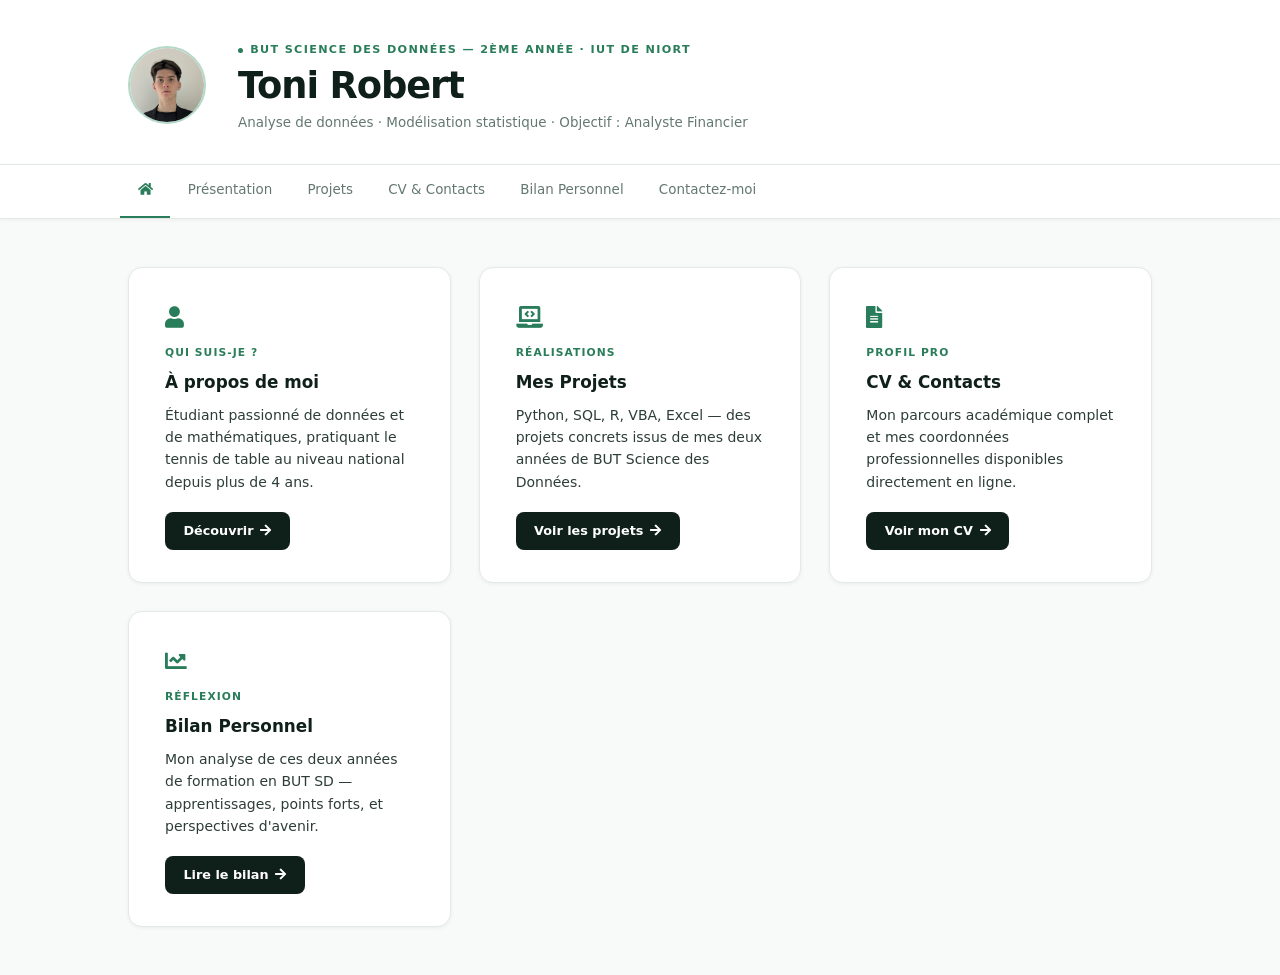
<file: index.html>
<!DOCTYPE html>
<html lang="fr">
<head>
  <meta charset="UTF-8">
  <meta name="viewport" content="width=device-width, initial-scale=1.0">
  <title>Toni Robert — Portfolio BUT SD</title>
  <link rel="stylesheet" href="style.css">
  <link href="https://cdnjs.cloudflare.com/ajax/libs/font-awesome/5.15.4/css/all.min.css" rel="stylesheet">
</head>
<body>

<header class="site-header">
  <div class="header-inner">
    <img src="PXL_20250316_103242099_MP.jpg" alt="Toni Robert" class="profile-pic">
    <div class="header-copy">
      <div class="header-eyebrow">BUT Science des Données — 2ème Année · IUT de Niort</div>
      <h1 class="header-name">Toni Robert</h1>
      <p class="header-sub">Analyse de données · Modélisation statistique · Objectif : Analyste Financier</p>
    </div>
  </div>
</header>

<nav class="site-nav">
  <div class="nav-inner">
    <a href="index.html" class="active"><i class="fas fa-home"></i></a>
    <a href="presentation.html">Présentation</a>
    <a href="projets.html">Projets</a>
    <a href="cv.html">CV &amp; Contacts</a>
    <a href="bilan.html">Bilan Personnel</a>
    <a href="contact.html">Contactez-moi</a>
  </div>
</nav>

<main class="wrap">
  <div class="g-auto">
    <div class="home-card">
      <div class="home-ico"><i class="fas fa-user"></i></div>
      <div class="home-label">Qui suis-je ?</div>
      <h2>À propos de moi</h2>
      <p>Étudiant passionné de données et de mathématiques, pratiquant le tennis de table au niveau national depuis plus de 4 ans.</p>
      <a href="presentation.html" class="btn" style="margin-top:.75rem; align-self:flex-start;">Découvrir <i class="fas fa-arrow-right"></i></a>
    </div>

    <div class="home-card">
      <div class="home-ico"><i class="fas fa-laptop-code"></i></div>
      <div class="home-label">Réalisations</div>
      <h2>Mes Projets</h2>
      <p>Python, SQL, R, VBA, Excel — des projets concrets issus de mes deux années de BUT Science des Données.</p>
      <a href="projets.html" class="btn" style="margin-top:.75rem; align-self:flex-start;">Voir les projets <i class="fas fa-arrow-right"></i></a>
    </div>

    <div class="home-card">
      <div class="home-ico"><i class="fas fa-file-alt"></i></div>
      <div class="home-label">Profil pro</div>
      <h2>CV &amp; Contacts</h2>
      <p>Mon parcours académique complet et mes coordonnées professionnelles disponibles directement en ligne.</p>
      <a href="cv.html" class="btn" style="margin-top:.75rem; align-self:flex-start;">Voir mon CV <i class="fas fa-arrow-right"></i></a>
    </div>

    <div class="home-card">
      <div class="home-ico"><i class="fas fa-chart-line"></i></div>
      <div class="home-label">Réflexion</div>
      <h2>Bilan Personnel</h2>
      <p>Mon analyse de ces deux années de formation en BUT SD — apprentissages, points forts, et perspectives d'avenir.</p>
      <a href="bilan.html" class="btn" style="margin-top:.75rem; align-self:flex-start;">Lire le bilan <i class="fas fa-arrow-right"></i></a>
    </div>
  </div>
</main>

</body>
</html>
</file>
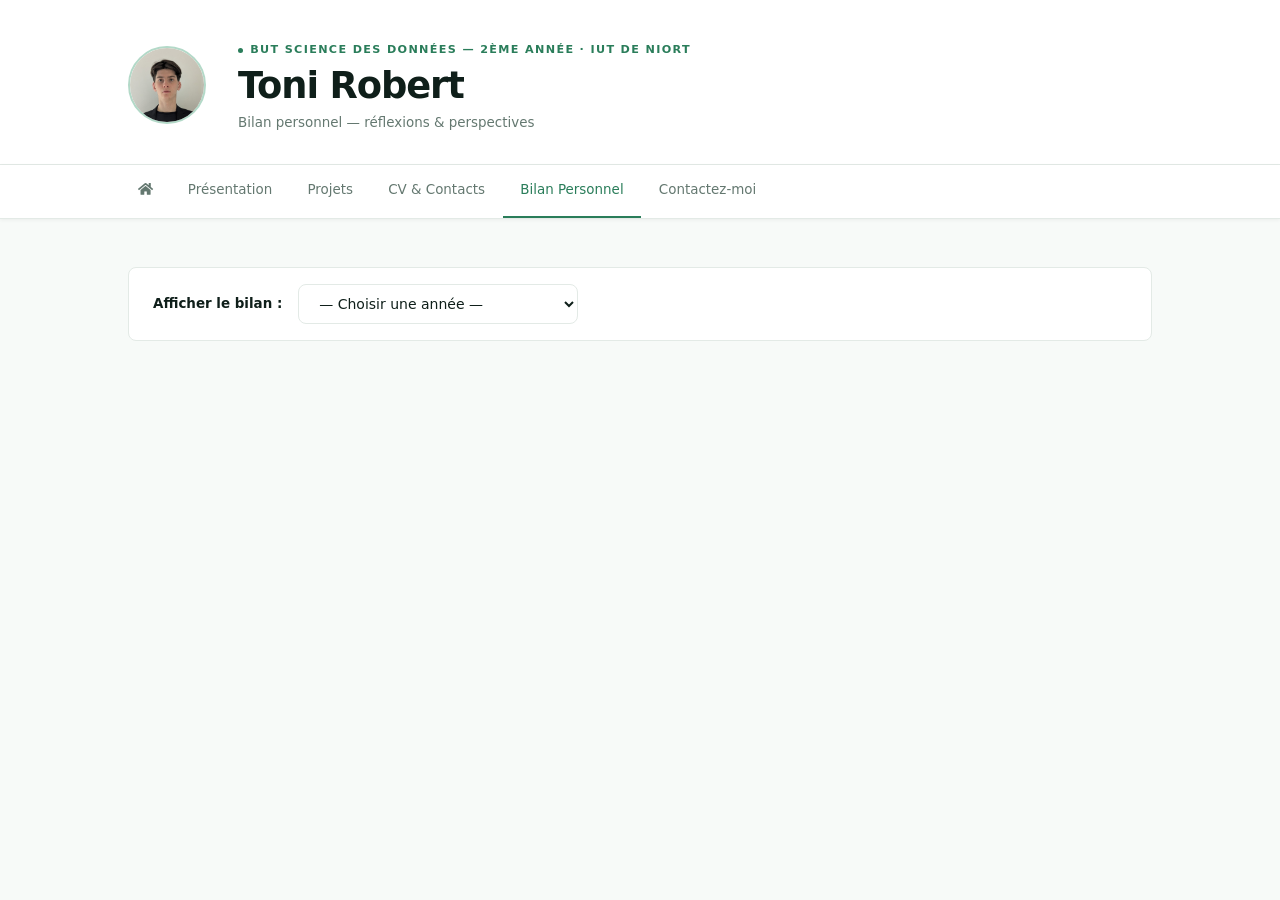
<file: bilan.html>
<!DOCTYPE html>
<html lang="fr">
<head>
  <meta charset="UTF-8">
  <meta name="viewport" content="width=device-width, initial-scale=1.0">
  <title>Bilan Personnel — Toni Robert</title>
  <link rel="stylesheet" href="style.css">
  <link href="https://cdnjs.cloudflare.com/ajax/libs/font-awesome/5.15.4/css/all.min.css" rel="stylesheet">
</head>
<body>

<header class="site-header">
  <div class="header-inner">
    <img src="PXL_20250316_103242099_MP.jpg" alt="Toni Robert" class="profile-pic">
    <div class="header-copy">
      <div class="header-eyebrow">BUT Science des Données — 2ème Année · IUT de Niort</div>
      <h1 class="header-name">Toni Robert</h1>
      <p class="header-sub">Bilan personnel — réflexions &amp; perspectives</p>
    </div>
  </div>
</header>

<nav class="site-nav">
  <div class="nav-inner">
    <a href="index.html"><i class="fas fa-home"></i></a>
    <a href="presentation.html">Présentation</a>
    <a href="projets.html">Projets</a>
    <a href="cv.html">CV &amp; Contacts</a>
    <a href="bilan.html" class="active">Bilan Personnel</a>
    <a href="contact.html">Contactez-moi</a>
  </div>
</nav>

<main class="wrap">

  <div class="year-bar">
    <label for="ySel">Afficher le bilan :</label>
    <select class="form-select" id="ySel" onchange="showYear(this.value)"
      style="max-width:280px; margin-bottom:0;">
      <option value="">— Choisir une année —</option>
      <option value="y1">1ère année — BUT1 (2024–2025)</option>
      <option value="y2">2ème année — BUT2 (2025–2026)</option>
      <option value="y3">3ème année — BUT3 (2026–2027)</option>
    </select>
  </div>

  <!-- ── BILAN BUT1 ─────────────────────────── -->
  <div id="y1" class="bilan-box" style="display:none;">
    <h2>Bilan Personnel — BUT1 Science des Données (2024–2025)</h2>

    <div class="bilan-sec">
      <h3><i class="fas fa-play-circle"></i> Introduction</h3>
      <p>J'ai choisi d'intégrer le BUT Science des Données après avoir assisté à un salon de l'étudiant, où cette formation m'a été recommandée. Elle a tout de suite retenu mon attention, notamment grâce à son fort lien avec l'informatique, un domaine qui m'a toujours passionné. Les mathématiques étant également un de mes points forts, je me voyais sinon poursuivre une licence en mathématiques et informatique.</p>
      <p>À la rentrée, comme beaucoup, j'étais à la fois stressé de ne connaître personne, et excité à l'idée de découvrir un nouvel environnement. J'avais quelques appréhensions sur mon niveau en informatique, mais j'ai fait de mon mieux pour rattraper ce retard, notamment en m'investissant davantage en programmation.</p>
    </div>

    <div class="bilan-sec">
      <h3><i class="fas fa-graduation-cap"></i> Bilan Académique</h3>
      <p>Dans l'ensemble, je suis satisfait de ma première année. Je n'ai pas rencontré de grandes difficultés d'un point de vue scolaire. C'est en programmation que j'ai le plus progressé : j'y ai investi beaucoup de temps et c'est une matière qui me motive réellement. Une belle surprise a été la matière de communication — je ne m'attendais pas à y apprendre autant, notamment sur les aspects non verbaux.</p>
      <p>Côté organisation, j'ai essayé de me tenir à une routine quotidienne en travaillant environ 30 minutes chaque soir. Une grande fierté cette année a été notre <strong>3e place au concours Dataviz</strong>, un projet d'équipe qui m'a beaucoup apporté.</p>
    </div>

    <div class="bilan-sec">
      <h3><i class="fas fa-code"></i> Compétences Acquises</h3>
      <p>Tout au long de l'année, j'ai approfondi plusieurs langages et outils. <strong>Python</strong> et <strong>SQL</strong> se sont particulièrement démarqués. J'ai apprécié Python pour sa simplicité et sa puissance, et SQL m'a passionné par sa logique claire et son utilité en bases de données.</p>
      <p>Le projet sur les bases de données m'a particulièrement marqué — il m'a permis de combiner plusieurs compétences simultanément en travail d'équipe. C'est aussi là que j'ai appris à mieux gérer mon temps et mon organisation.</p>
    </div>

    <div class="bilan-sec">
      <h3><i class="fas fa-user"></i> Développement Personnel</h3>
      <p>Cette année m'a permis de changer ma manière de travailler. J'ai compris l'importance de m'impliquer pleinement dans mes études, notamment parce que la formation me plaît vraiment. J'ai gagné en confiance en moi au fil des mois.</p>
      <p>Sur le plan personnel, un tournant important a été ma décision de quitter mon club de tennis de table, où je jouais depuis dix ans. J'ai rejoint un nouveau club à Niort, dans le même esprit que pour mes études : relever de nouveaux défis et viser de nouveaux objectifs.</p>
    </div>

    <div class="bilan-sec">
      <h3><i class="fas fa-road"></i> Projets Futurs</h3>
      <p>Pour ma deuxième année, je souhaite vivement trouver une alternance. J'ai choisi l'option <em>« Visualisation et conception d'outils dynamiques »</em>, car c'est dans la programmation que je prends le plus de plaisir.</p>
      <p>À plus long terme, je me vois évoluer dans le domaine de la finance avec comme objectif de devenir <strong>analyste financier</strong>. C'est un parcours ambitieux, mais je suis conscient qu'il demandera beaucoup de rigueur et de persévérance.</p>
    </div>
  </div>

  <!-- ── BILAN BUT2 ─────────────────────────── -->
  <div id="y2" class="bilan-box" style="display:none;">
    <h2>Bilan Personnel — BUT2 Science des Données (2025–2026)</h2>

    <div class="bilan-sec">
      <p>En arrivant en BUT2, je me suis senti beaucoup plus confiant qu'à mon arrivée en BUT1. Ayant déjà vécu une première année dans la formation, je connaissais mieux son fonctionnement et ses attentes, et surtout j'avais acquis de meilleures bases en informatique, ce qui représentait une vraie différence par rapport à l'année précédente. Je ne ressentais plus ce sentiment d'incertitude qui m'avait accompagné lors de ma rentrée en première année : je savais à quoi m'attendre, tant au niveau du rythme de travail que de l'organisation générale de la formation. J'ai choisi l'option <em>« Visualisation et conception d'outils dynamiques »</em>, qui s'est révélée très enrichissante dans l'ensemble, même si j'aurais aimé y pratiquer davantage de programmation en Python. Le premier semestre a été plus exigeant que ce que j'avais connu jusque-là, nécessitant un travail personnel plus important et une plus grande autonomie dans l'organisation de mes révisions. J'ai toutefois apprécié la présence d'un plus grand nombre d'intervenants, qui a apporté une diversité de points de vue bienvenue et m'a permis de découvrir différentes façons d'aborder une même matière selon la personne qui l'enseignait.</p>

      <p>Cette année, la matière qui m'a le plus intéressé est l'<strong>automatisation et les tests</strong> en programmation. J'ai trouvé particulièrement satisfaisant de voir comment des tâches répétitives pouvaient être prises en charge automatiquement, et à quel point écrire des tests permettait de gagner en confiance dans la qualité d'un code. Je n'ai pas rencontré de matière qui m'ait posé de grandes difficultés, ce qui m'a permis d'aborder l'année avec une certaine sérénité. Contrairement à l'année dernière, où la communication avait été une belle découverte, je n'ai pas eu de réelle surprise cette année, à l'exception de la découverte de <strong>Talend</strong> au premier semestre, un outil que je ne connaissais pas du tout et qui s'est révélé intéressant, notamment pour visualiser concrètement les flux de données d'un bout à l'autre d'un traitement. Je n'ai pas participé à de concours particulier cette année, contrairement à l'an dernier avec le concours Dataviz, mais cela m'a permis de me concentrer davantage sur les projets propres à la formation. J'ai en revanche continué à maintenir une routine de travail régulière, à raison d'environ trente minutes par jour, ce qui m'a permis de rester organisé tout au long de l'année et d'éviter de me retrouver submergé avant les périodes d'évaluation.</p>

      <p>Au-delà de <strong>Python</strong> et <strong>SQL</strong>, déjà travaillés en première année, j'ai pu approfondir mes connaissances sur plusieurs nouveaux outils cette année, notamment <strong>Talend</strong>, ainsi que <strong>Docker</strong> et la ligne de commande. Le projet qui m'a le plus marqué est la création d'un <strong>pipeline de données</strong>, particulièrement intéressant car il combinait de nombreux langages et logiciels différents, ce qui m'a permis de voir comment plusieurs outils peuvent s'articuler ensemble au sein d'un même processus, depuis la collecte des données brutes jusqu'à leur restitution sous une forme exploitable. Ce projet m'a aussi fait comprendre l'importance de bien documenter chaque étape, afin qu'une autre personne puisse reprendre le travail sans difficulté. Concernant le travail en équipe, la gestion de projet et l'organisation, je n'ai pas l'impression d'avoir énormément progressé par rapport à l'année dernière, ces compétences étant déjà bien ancrées suite à ma première année ; elles sont néanmoins devenues plus naturelles, presque automatiques dans la façon dont j'aborde un nouveau projet.</p>

      <p>Cette année m'a permis de continuer à gagner en confiance, dans la continuité de ce que j'avais commencé à ressentir en première année. Je me sens aujourd'hui plus à l'aise pour prendre la parole en groupe, proposer des idées ou défendre un point de vue, ce qui n'était pas évident pour moi au début de la formation. Sur le plan personnel, ma décision de rejoindre le club de tennis de table de Niort, prise l'année dernière, a porté ses fruits : je m'y plais beaucoup, j'ai pu progresser sportivement et nouer de nouvelles relations en dehors du cadre scolaire, ce qui m'a fait beaucoup de bien pour garder un bon équilibre entre vie étudiante et vie personnelle. J'ai décidé d'aller plus loin en intégrant la <strong>commission animation</strong> du club pour l'année prochaine, afin de m'investir davantage dans la vie associative et de contribuer à l'organisation d'événements. Contrairement à l'année dernière, je n'ai pas traversé de moments de doute ou de remise en question particuliers, ce qui témoigne d'une certaine stabilité retrouvée dans mon parcours et d'une meilleure connaissance de mes objectifs.</p>

      <p>Concernant l'alternance, mes recherches ont abouti : j'ai trouvé une alternance chez <strong>Sorégies</strong>. Ce sera l'occasion de mettre en pratique mes compétences en conditions professionnelles et de continuer à me former sur le terrain, dans un environnement différent de celui de l'IUT, avec de nouvelles contraintes et de nouveaux interlocuteurs. Pour la suite, mes plans ont évolué par rapport à ce que j'envisageais initialement. Je ne poursuivrai pas en BUT3, car j'ai décidé de me diriger vers une école d'ingénieur, l'<strong>ESIGELEC à Poitiers</strong>, afin de continuer mon parcours dans ce nouveau cadre. Ce choix reflète l'évolution de mes ambitions au cours de ces deux dernières années : je souhaite désormais approfondir mes compétences techniques dans un cursus d'ingénieur, tout en gardant en tête les pistes professionnelles, notamment dans le domaine de la finance, qui continuent de m'attirer.</p>
    </div>
  </div>

  <!-- ── BILAN BUT3 ─────────────────────────── -->
  <div id="y3" class="bilan-box" style="display:none;">
    <h2>Bilan Personnel — BUT3 Science des Données (2026–2027)</h2>
    <div class="coming-soon">
      <i class="fas fa-clock"></i>
      <h3>Prochainement</h3>
      <p>Le bilan de la 3ème année sera disponible en fin d'année scolaire.</p>
    </div>
  </div>

</main>

<script>
  function showYear(v) {
    ['y1','y2','y3'].forEach(id => {
      document.getElementById(id).style.display = id === v ? 'block' : 'none';
    });
    if (v) {
      setTimeout(() => {
        document.getElementById(v).scrollIntoView({ behavior: 'smooth', block: 'start' });
      }, 50);
    }
  }
</script>
</body>
</html>
</file>
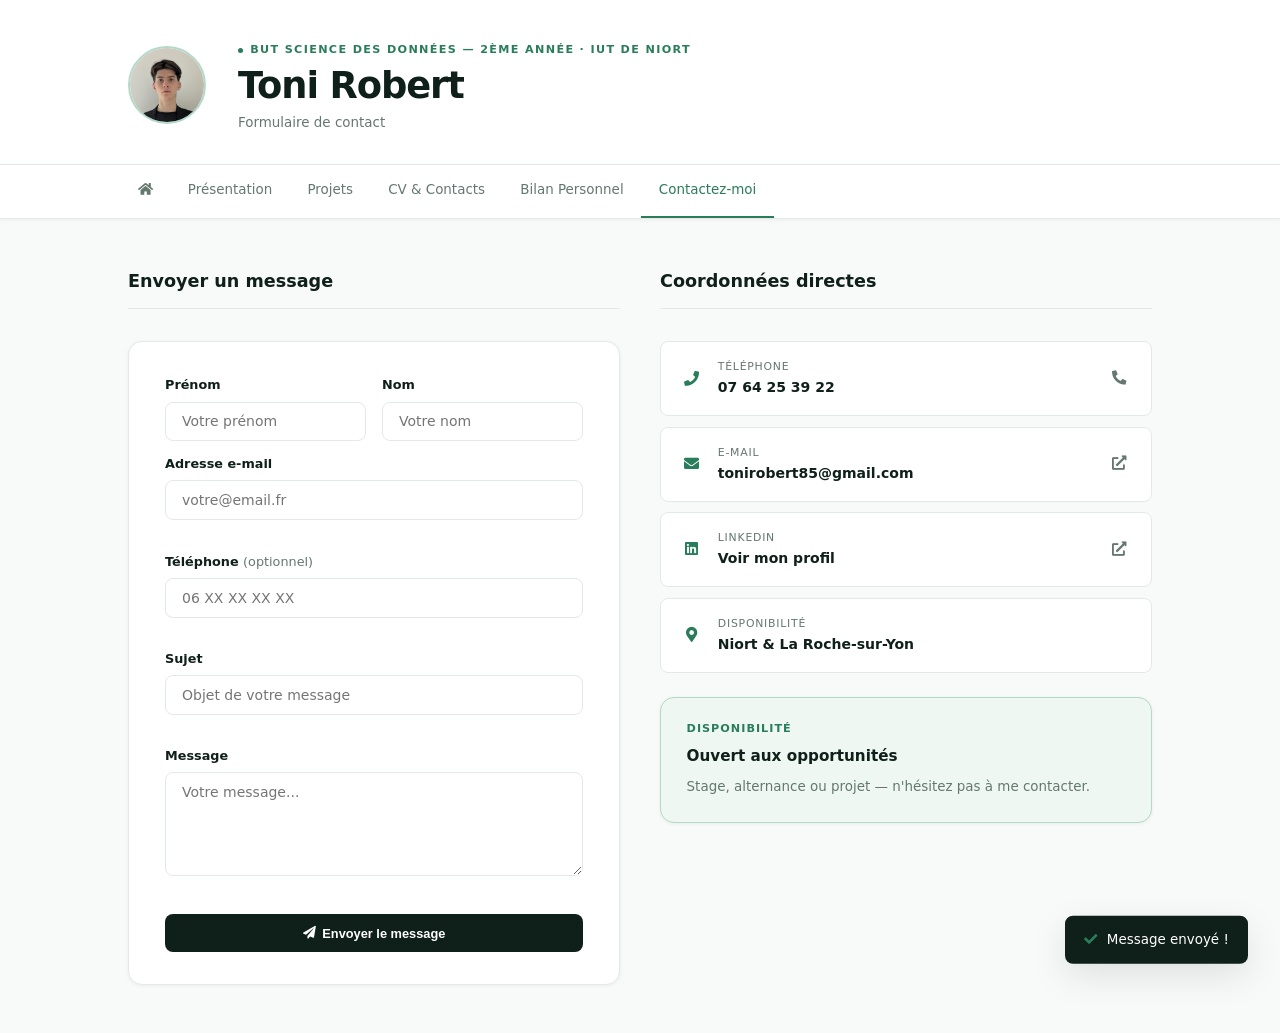
<file: contact.html>
<!DOCTYPE html>
<html lang="fr">
<head>
  <meta charset="UTF-8">
  <meta name="viewport" content="width=device-width, initial-scale=1.0">
  <title>Contact — Toni Robert</title>
  <link rel="stylesheet" href="style.css">
  <link href="https://cdnjs.cloudflare.com/ajax/libs/font-awesome/5.15.4/css/all.min.css" rel="stylesheet">
</head>
<body>

<header class="site-header">
  <div class="header-inner">
    <img src="PXL_20250316_103242099_MP.jpg" alt="Toni Robert" class="profile-pic">
    <div class="header-copy">
      <div class="header-eyebrow">BUT Science des Données — 2ème Année · IUT de Niort</div>
      <h1 class="header-name">Toni Robert</h1>
      <p class="header-sub">Formulaire de contact</p>
    </div>
  </div>
</header>

<nav class="site-nav">
  <div class="nav-inner">
    <a href="index.html"><i class="fas fa-home"></i></a>
    <a href="presentation.html">Présentation</a>
    <a href="projets.html">Projets</a>
    <a href="cv.html">CV &amp; Contacts</a>
    <a href="bilan.html">Bilan Personnel</a>
    <a href="contact.html" class="active">Contactez-moi</a>
  </div>
</nav>

<main class="wrap">
  <div class="g2" style="align-items:start; gap:2.5rem;">

    <!-- ── FORMULAIRE ─── -->
    <div>
      <div class="sh">
        <h2>Envoyer un message</h2>
      </div>

      <div class="card" style="gap:.75rem;">
        <div class="g2" style="gap:1rem;">
          <div class="form-group" style="margin-bottom:0;">
            <label>Prénom</label>
            <input type="text" id="fname" placeholder="Votre prénom">
          </div>
          <div class="form-group" style="margin-bottom:0;">
            <label>Nom</label>
            <input type="text" id="lname" placeholder="Votre nom">
          </div>
        </div>

        <div class="form-group">
          <label>Adresse e-mail</label>
          <input type="email" id="email" placeholder="votre@email.fr">
        </div>

        <div class="form-group">
          <label>Téléphone <span style="font-weight:400; color:var(--muted);">(optionnel)</span></label>
          <input type="tel" id="phone" placeholder="06 XX XX XX XX">
        </div>

        <div class="form-group">
          <label>Sujet</label>
          <input type="text" id="subject" placeholder="Objet de votre message">
        </div>

        <div class="form-group">
          <label>Message</label>
          <textarea id="msg" rows="5" placeholder="Votre message..."></textarea>
        </div>

        <div>
          <button class="btn" onclick="send()" style="width:100%; justify-content:center; padding:.7rem;">
            <i class="fas fa-paper-plane"></i> Envoyer le message
          </button>
        </div>
      </div>
    </div>

    <!-- ── INFOS DIRECTES ─── -->
    <div>
      <div class="sh">
        <h2>Coordonnées directes</h2>
      </div>

      <ul class="contact-list" style="margin-bottom:1.5rem;">
        <li class="contact-row">
          <span class="c-ico"><i class="fas fa-phone"></i></span>
          <div class="c-info">
            <div class="c-lbl">Téléphone</div>
            <div class="c-val">07 64 25 39 22</div>
          </div>
          <a href="tel:+33764253922" class="ico-btn" title="Appeler">
            <i class="fas fa-phone-alt"></i>
          </a>
        </li>

        <li class="contact-row">
          <span class="c-ico"><i class="fas fa-envelope"></i></span>
          <div class="c-info">
            <div class="c-lbl">E-mail</div>
            <div class="c-val">tonirobert85@gmail.com</div>
          </div>
          <a href="mailto:tonirobert85@gmail.com" class="ico-btn" title="Écrire">
            <i class="fas fa-external-link-alt"></i>
          </a>
        </li>

        <li class="contact-row">
          <span class="c-ico"><i class="fab fa-linkedin"></i></span>
          <div class="c-info">
            <div class="c-lbl">LinkedIn</div>
            <div class="c-val">
              <a href="https://www.linkedin.com/in/toni-robert-b904a5341" target="_blank">
                Voir mon profil
              </a>
            </div>
          </div>
          <a href="https://www.linkedin.com/in/toni-robert-b904a5341" target="_blank" class="ico-btn">
            <i class="fas fa-external-link-alt"></i>
          </a>
        </li>

        <li class="contact-row">
          <span class="c-ico"><i class="fas fa-map-marker-alt"></i></span>
          <div class="c-info">
            <div class="c-lbl">Disponibilité</div>
            <div class="c-val">Niort &amp; La Roche-sur-Yon</div>
          </div>
        </li>
      </ul>

      <div class="card" style="background:var(--green-pale); border-color:var(--green-border); gap:.35rem; padding:1.4rem 1.6rem;">
        <div style="font-size:.7rem; font-weight:700; text-transform:uppercase; letter-spacing:.09em; color:var(--green);">
          Disponibilité
        </div>
        <div style="font-size:.95rem; font-weight:700; color:var(--dark);">
          Ouvert aux opportunités
        </div>
        <p style="font-size:.84rem; color:var(--muted); margin-top:.1rem;">
          Stage, alternance ou projet — n'hésitez pas à me contacter.
        </p>
      </div>
    </div>

  </div>
</main>

<div class="toast" id="toast"><i class="fas fa-check"></i> <span id="tmsg">Message envoyé !</span></div>

<script>
  function send() {
    const fname = document.getElementById('fname').value.trim();
    const email = document.getElementById('email').value.trim();
    const msg   = document.getElementById('msg').value.trim();

    if (!fname || !email || !msg) {
      alert('Merci de remplir au moins votre prénom, e-mail et message.');
      return;
    }

    const t = document.getElementById('toast');
    document.getElementById('tmsg').textContent = 'Message envoyé ! Je vous répondrai rapidement.';
    t.classList.add('show');
    setTimeout(() => t.classList.remove('show'), 3000);

    ['fname','lname','email','phone','subject','msg'].forEach(id => {
      document.getElementById(id).value = '';
    });
  }
</script>
</body>
</html>
</file>
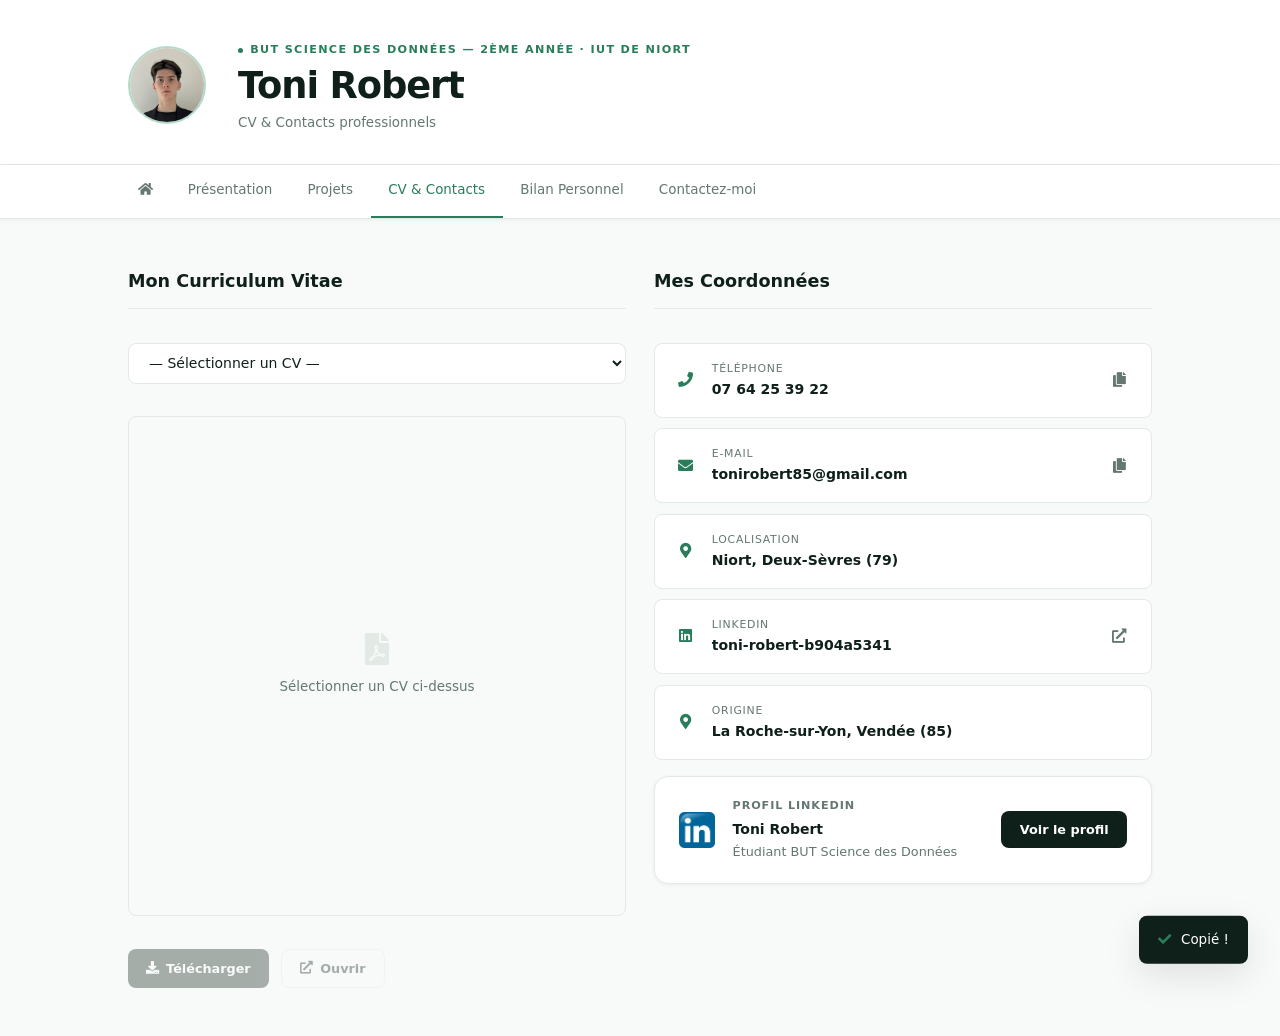
<file: cv.html>
<!DOCTYPE html>
<html lang="fr">
<head>
  <meta charset="UTF-8">
  <meta name="viewport" content="width=device-width, initial-scale=1.0">
  <title>CV & Contacts — Toni Robert</title>
  <link rel="stylesheet" href="style.css">
  <link href="https://cdnjs.cloudflare.com/ajax/libs/font-awesome/5.15.4/css/all.min.css" rel="stylesheet">
</head>
<body>

<header class="site-header">
  <div class="header-inner">
    <img src="PXL_20250316_103242099_MP.jpg" alt="Toni Robert" class="profile-pic">
    <div class="header-copy">
      <div class="header-eyebrow">BUT Science des Données — 2ème Année · IUT de Niort</div>
      <h1 class="header-name">Toni Robert</h1>
      <p class="header-sub">CV &amp; Contacts professionnels</p>
    </div>
  </div>
</header>

<nav class="site-nav">
  <div class="nav-inner">
    <a href="index.html"><i class="fas fa-home"></i></a>
    <a href="presentation.html">Présentation</a>
    <a href="projets.html">Projets</a>
    <a href="cv.html" class="active">CV &amp; Contacts</a>
    <a href="bilan.html">Bilan Personnel</a>
    <a href="contact.html">Contactez-moi</a>
  </div>
</nav>

<main class="wrap">
  <div class="g2" style="align-items: start;">

    <!-- ── CV ───────────────── -->
    <div style="display:flex; flex-direction:column; gap:1rem;">
      <div class="sh" style="margin-bottom:1.1rem;">
        <h2>Mon Curriculum Vitae</h2>
      </div>

      <select class="form-select" id="cvSel" onchange="switchCV()">
        <option value="">— Sélectionner un CV —</option>
        <option value="CV_Toni_Robert.pdf">CV Niort</option>
      </select>

      <div class="cv-frame-box">
        <iframe class="cv-frame" id="cvFrame" src="about:blank"></iframe>
        <div class="cv-empty" id="cvEmpty">
          <i class="fas fa-file-pdf"></i>
          <p>Sélectionner un CV ci-dessus</p>
        </div>
      </div>

      <div style="display:flex; gap:.75rem; flex-wrap:wrap;">
        <a href="#" id="dlBtn" class="btn" style="pointer-events:none; opacity:.35;">
          <i class="fas fa-download"></i> Télécharger
        </a>
        <a href="#" id="dlBtn2" target="_blank" class="btn-outline" style="pointer-events:none; opacity:.35;">
          <i class="fas fa-external-link-alt"></i> Ouvrir
        </a>
      </div>
    </div>

    <!-- ── CONTACTS ─────────── -->
    <div style="display:flex; flex-direction:column; gap:1rem;">
      <div class="sh" style="margin-bottom:1.1rem;">
        <h2>Mes Coordonnées</h2>
      </div>

      <ul class="contact-list">
        <li class="contact-row">
          <span class="c-ico"><i class="fas fa-phone"></i></span>
          <div class="c-info">
            <div class="c-lbl">Téléphone</div>
            <div class="c-val">07 64 25 39 22</div>
          </div>
          <button class="ico-btn" onclick="copy('07 64 25 39 22')" title="Copier">
            <i class="fas fa-copy"></i>
          </button>
        </li>

        <li class="contact-row">
          <span class="c-ico"><i class="fas fa-envelope"></i></span>
          <div class="c-info">
            <div class="c-lbl">E-mail</div>
            <div class="c-val">tonirobert85@gmail.com</div>
          </div>
          <button class="ico-btn" onclick="copy('tonirobert85@gmail.com')" title="Copier">
            <i class="fas fa-copy"></i>
          </button>
        </li>

        <li class="contact-row">
          <span class="c-ico"><i class="fas fa-map-marker-alt"></i></span>
          <div class="c-info">
            <div class="c-lbl">Localisation</div>
            <div class="c-val">Niort, Deux-Sèvres (79)</div>
          </div>
        </li>

        <li class="contact-row">
          <span class="c-ico"><i class="fab fa-linkedin"></i></span>
          <div class="c-info">
            <div class="c-lbl">LinkedIn</div>
            <div class="c-val">
              <a href="https://www.linkedin.com/in/toni-robert-b904a5341" target="_blank">
                toni-robert-b904a5341
              </a>
            </div>
          </div>
          <a href="https://www.linkedin.com/in/toni-robert-b904a5341" target="_blank" class="ico-btn" title="Ouvrir">
            <i class="fas fa-external-link-alt"></i>
          </a>
        </li>

        <li class="contact-row">
          <span class="c-ico"><i class="fas fa-map-marker-alt"></i></span>
          <div class="c-info">
            <div class="c-lbl">Origine</div>
            <div class="c-val">La Roche-sur-Yon, Vendée (85)</div>
          </div>
        </li>
      </ul>

      <!-- LinkedIn visual card -->
      <div class="card" style="flex-direction:row; align-items:center; gap:1.1rem; padding:1.25rem 1.5rem;">
        <img src="linkedIn_PNG6.png" alt="LinkedIn" style="width:36px; height:36px; object-fit:contain; flex-shrink:0;">
        <div style="flex:1;">
          <div style="font-size:.7rem; font-weight:700; text-transform:uppercase; letter-spacing:.08em; color:var(--muted); margin-bottom:.2rem;">Profil LinkedIn</div>
          <div style="font-size:.875rem; font-weight:600; color:var(--dark);">Toni Robert</div>
          <div style="font-size:.8rem; color:var(--muted);">Étudiant BUT Science des Données</div>
        </div>
        <a href="https://www.linkedin.com/in/toni-robert-b904a5341" target="_blank" class="btn" style="margin-top:0; flex-shrink:0;">
          Voir le profil
        </a>
      </div>
    </div>

  </div>
</main>

<div class="toast" id="toast"><i class="fas fa-check"></i> <span id="tmsg">Copié !</span></div>

<script>
  function switchCV() {
    const val = document.getElementById('cvSel').value;
    const frame = document.getElementById('cvFrame');
    const empty = document.getElementById('cvEmpty');
    const dl    = document.getElementById('dlBtn');
    const dl2   = document.getElementById('dlBtn2');
    if (val) {
      frame.src = val;
      empty.style.display = 'none';
      [dl, dl2].forEach(b => { b.href = val; b.style.pointerEvents='auto'; b.style.opacity='1'; });
    }
  }

  function copy(text) {
    navigator.clipboard.writeText(text).then(() => {
      document.getElementById('tmsg').textContent = 'Copié dans le presse-papier !';
      const t = document.getElementById('toast');
      t.classList.add('show');
      setTimeout(() => t.classList.remove('show'), 2500);
    });
  }
</script>
</body>
</html>
</file>
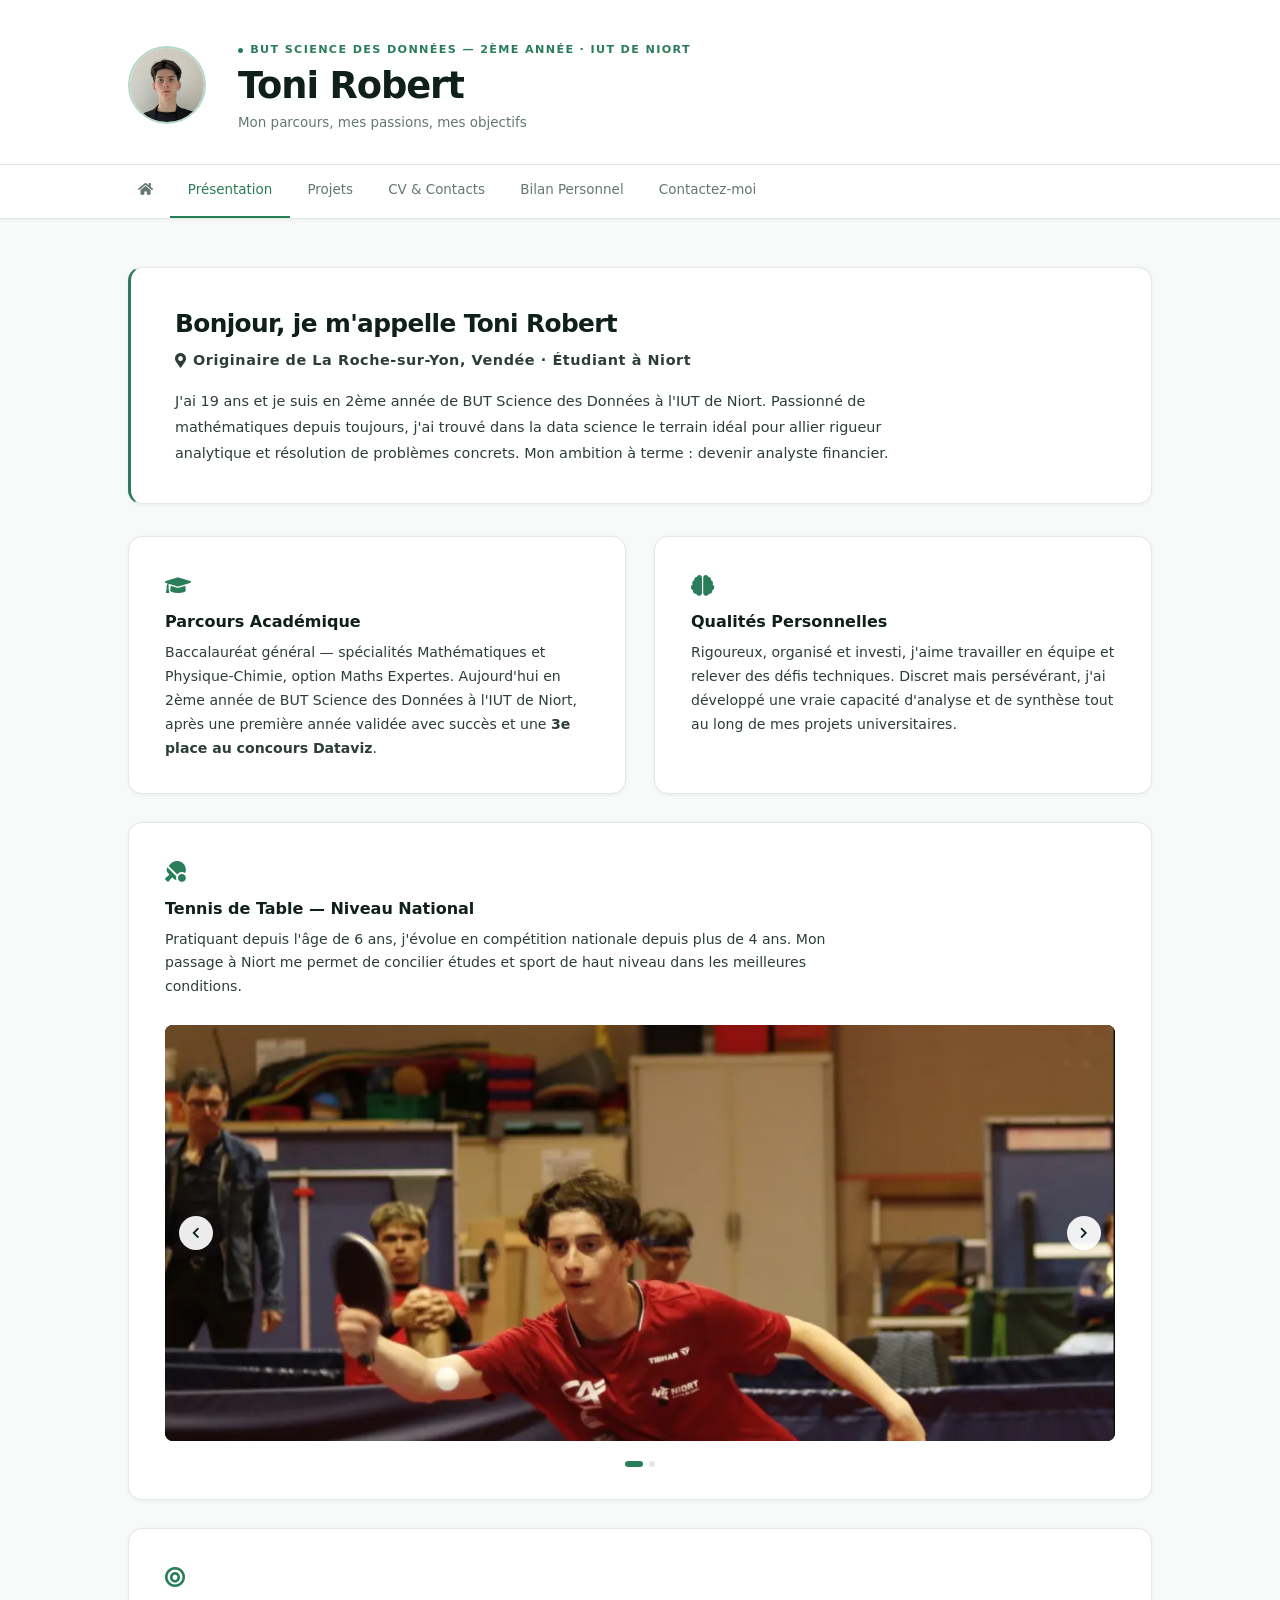
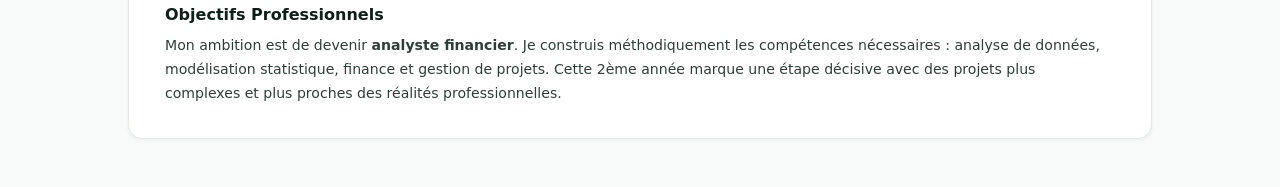
<file: presentation.html>
<!DOCTYPE html>
<html lang="fr">
<head>
  <meta charset="UTF-8">
  <meta name="viewport" content="width=device-width, initial-scale=1.0">
  <title>Présentation — Toni Robert</title>
  <link rel="stylesheet" href="style.css">
  <link href="https://cdnjs.cloudflare.com/ajax/libs/font-awesome/5.15.4/css/all.min.css" rel="stylesheet">
</head>
<body>

<header class="site-header">
  <div class="header-inner">
    <img src="PXL_20250316_103242099_MP.jpg" alt="Toni Robert" class="profile-pic">
    <div class="header-copy">
      <div class="header-eyebrow">BUT Science des Données — 2ème Année · IUT de Niort</div>
      <h1 class="header-name">Toni Robert</h1>
      <p class="header-sub">Mon parcours, mes passions, mes objectifs</p>
    </div>
  </div>
</header>

<nav class="site-nav">
  <div class="nav-inner">
    <a href="index.html"><i class="fas fa-home"></i></a>
    <a href="presentation.html" class="active">Présentation</a>
    <a href="projets.html">Projets</a>
    <a href="cv.html">CV &amp; Contacts</a>
    <a href="bilan.html">Bilan Personnel</a>
    <a href="contact.html">Contactez-moi</a>
  </div>
</nav>

<main class="wrap">

  <div class="hero-intro">
    <h2>Bonjour, je m'appelle Toni Robert</h2>
    <p class="hero-loc"><i class="fas fa-map-marker-alt"></i> Originaire de La Roche-sur-Yon, Vendée · Étudiant à Niort</p>
    <p>J'ai 19 ans et je suis en 2ème année de BUT Science des Données à l'IUT de Niort. Passionné de mathématiques depuis toujours, j'ai trouvé dans la data science le terrain idéal pour allier rigueur analytique et résolution de problèmes concrets. Mon ambition à terme : devenir analyste financier.</p>
  </div>

  <div class="g-auto" style="margin-bottom:1.75rem;">

    <div class="card">
      <div class="card-ico"><i class="fas fa-graduation-cap"></i></div>
      <h3>Parcours Académique</h3>
      <p>Baccalauréat général — spécialités Mathématiques et Physique-Chimie, option Maths Expertes. Aujourd'hui en 2ème année de BUT Science des Données à l'IUT de Niort, après une première année validée avec succès et une <strong>3e place au concours Dataviz</strong>.</p>
    </div>

    <div class="card">
      <div class="card-ico"><i class="fas fa-brain"></i></div>
      <h3>Qualités Personnelles</h3>
      <p>Rigoureux, organisé et investi, j'aime travailler en équipe et relever des défis techniques. Discret mais persévérant, j'ai développé une vraie capacité d'analyse et de synthèse tout au long de mes projets universitaires.</p>
    </div>

  </div>

  <!-- Carousel tennis -->
  <div class="card span-full" style="margin-bottom:1.75rem;">
    <div class="card-ico"><i class="fas fa-table-tennis"></i></div>
    <h3>Tennis de Table — Niveau National</h3>
    <p style="max-width:680px;">Pratiquant depuis l'âge de 6 ans, j'évolue en compétition nationale depuis plus de 4 ans. Mon passage à Niort me permet de concilier études et sport de haut niveau dans les meilleures conditions.</p>

    <div class="carousel-outer">
      <div class="c-track" id="cTrack">
        <div class="c-slide">
          <img src="niort.png" alt="Club de Niort">
        </div>
        <div class="c-slide contain">
          <img src="tonitt.png" alt="En compétition">
        </div>
      </div>
      <button class="c-btn prev" onclick="move(-1)"><i class="fas fa-chevron-left"></i></button>
      <button class="c-btn next" onclick="move(1)"><i class="fas fa-chevron-right"></i></button>
    </div>
    <div class="c-dots" id="cDots"></div>
  </div>

  <div class="card span-full">
    <div class="card-ico"><i class="fas fa-bullseye"></i></div>
    <h3>Objectifs Professionnels</h3>
    <p>Mon ambition est de devenir <strong>analyste financier</strong>. Je construis méthodiquement les compétences nécessaires : analyse de données, modélisation statistique, finance et gestion de projets. Cette 2ème année marque une étape décisive avec des projets plus complexes et plus proches des réalités professionnelles.</p>
  </div>

</main>

<script>
  let cur = 0;
  const slides = document.querySelectorAll('.c-slide');
  const track  = document.getElementById('cTrack');
  const dots   = document.getElementById('cDots');

  slides.forEach((_, i) => {
    const d = document.createElement('button');
    d.className = 'c-dot' + (i === 0 ? ' on' : '');
    d.onclick = () => go(i);
    dots.appendChild(d);
  });

  function go(n) {
    cur = (n + slides.length) % slides.length;
    track.style.transform = `translateX(-${cur * 100}%)`;
    document.querySelectorAll('.c-dot').forEach((d, i) => d.classList.toggle('on', i === cur));
  }

  function move(d) { go(cur + d); }
  setInterval(() => move(1), 4500);
</script>
</body>
</html>
</file>
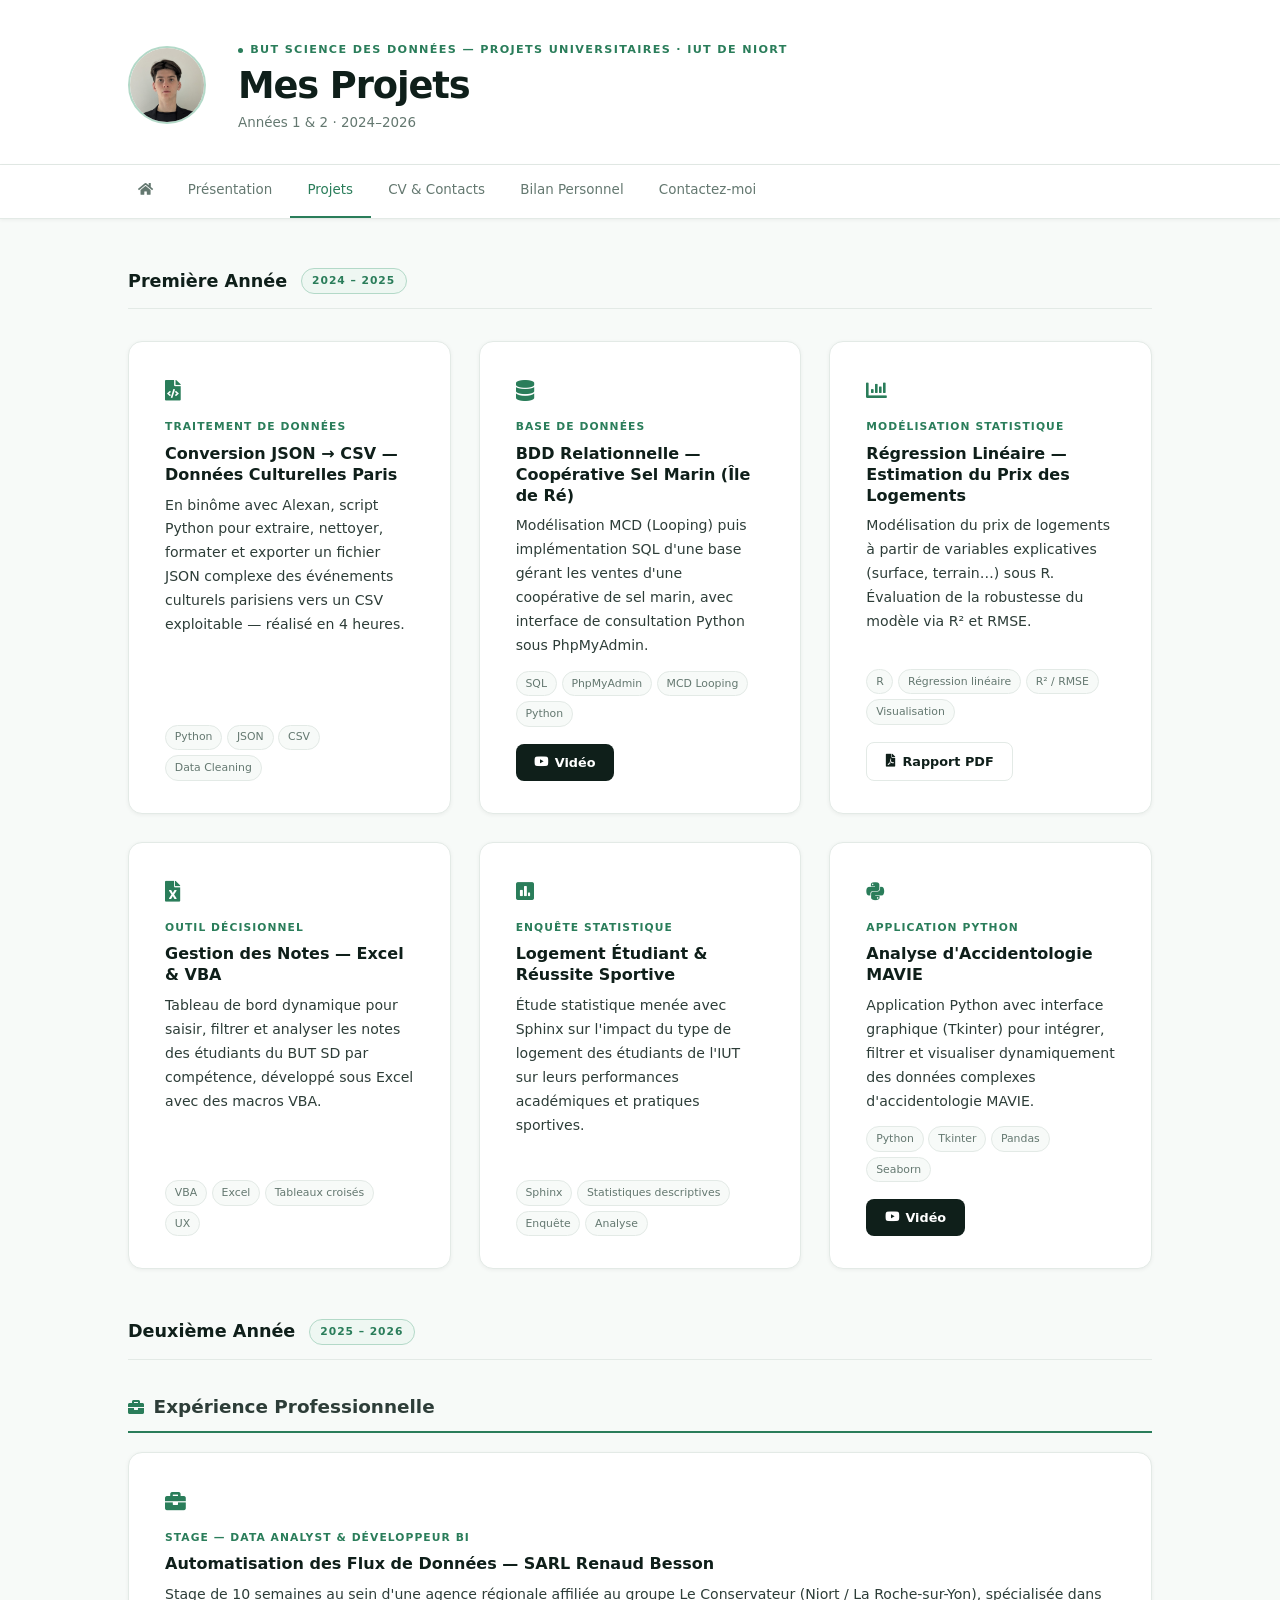
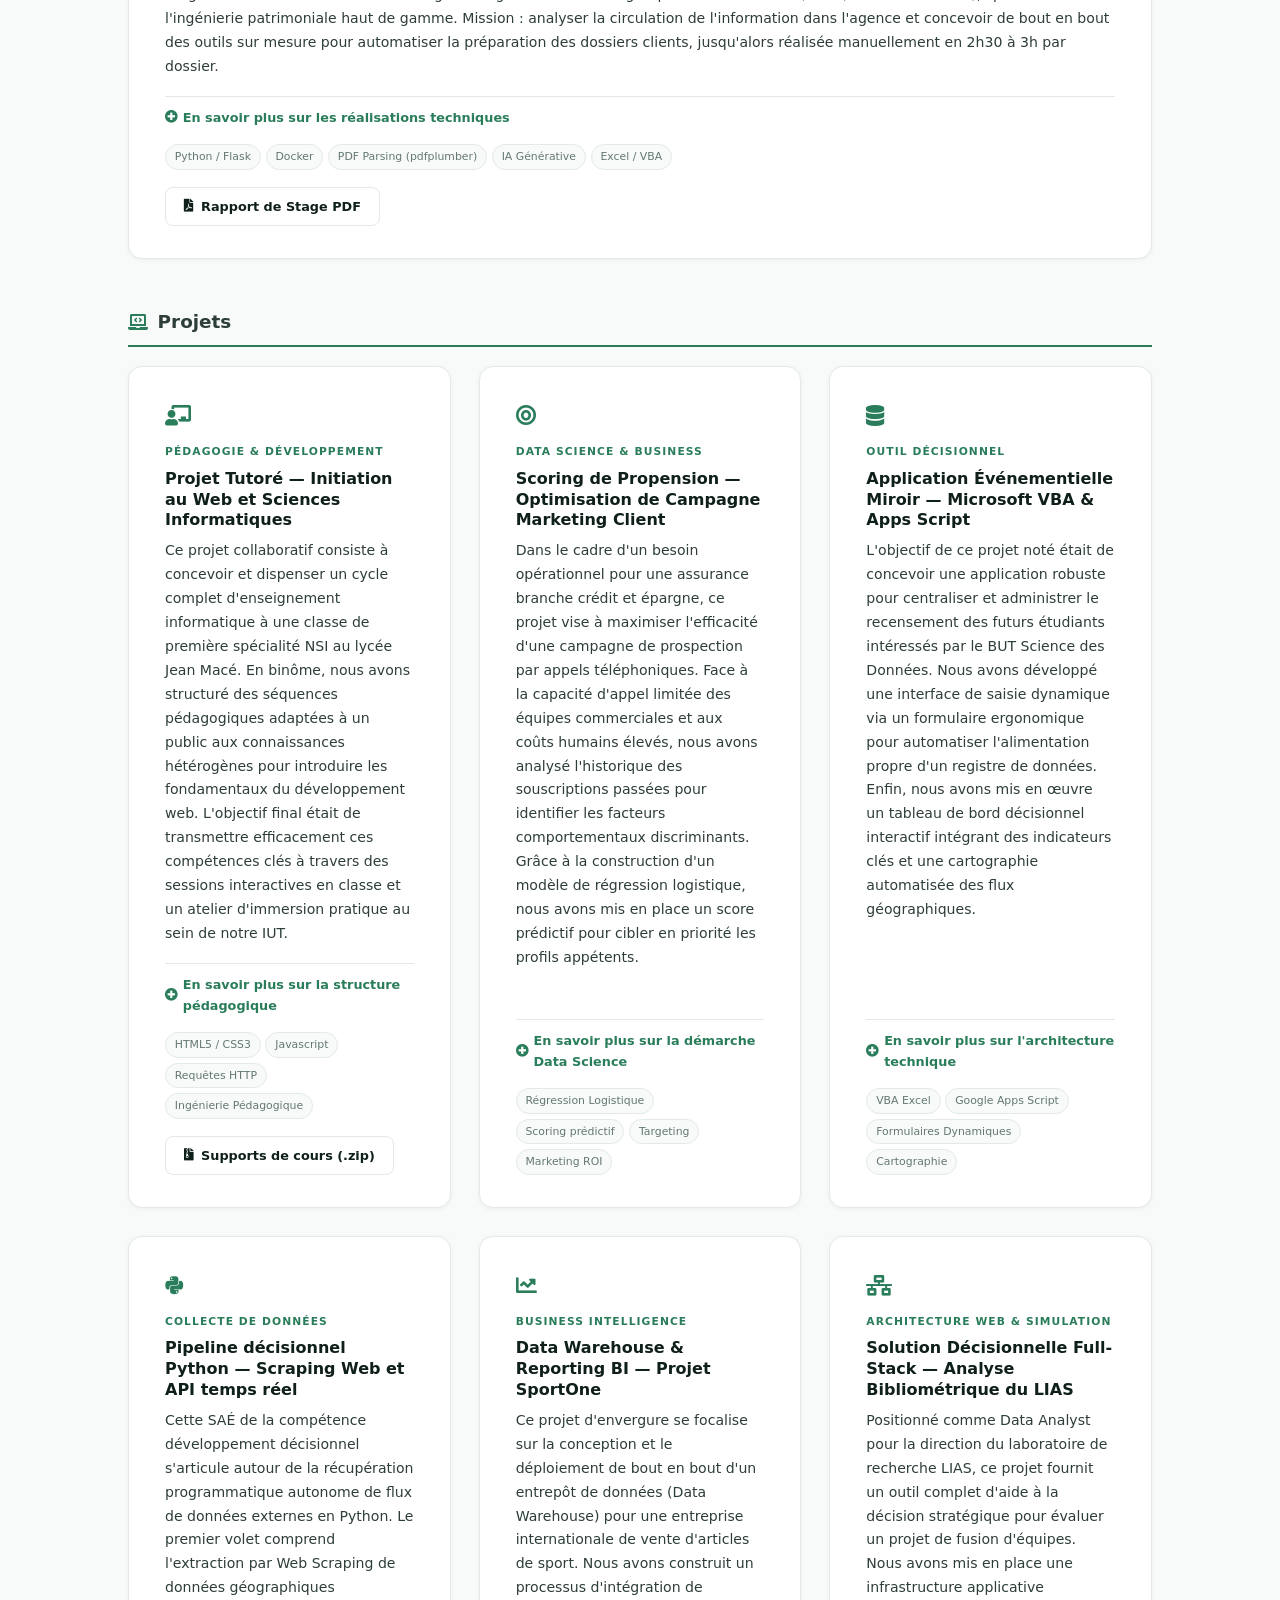
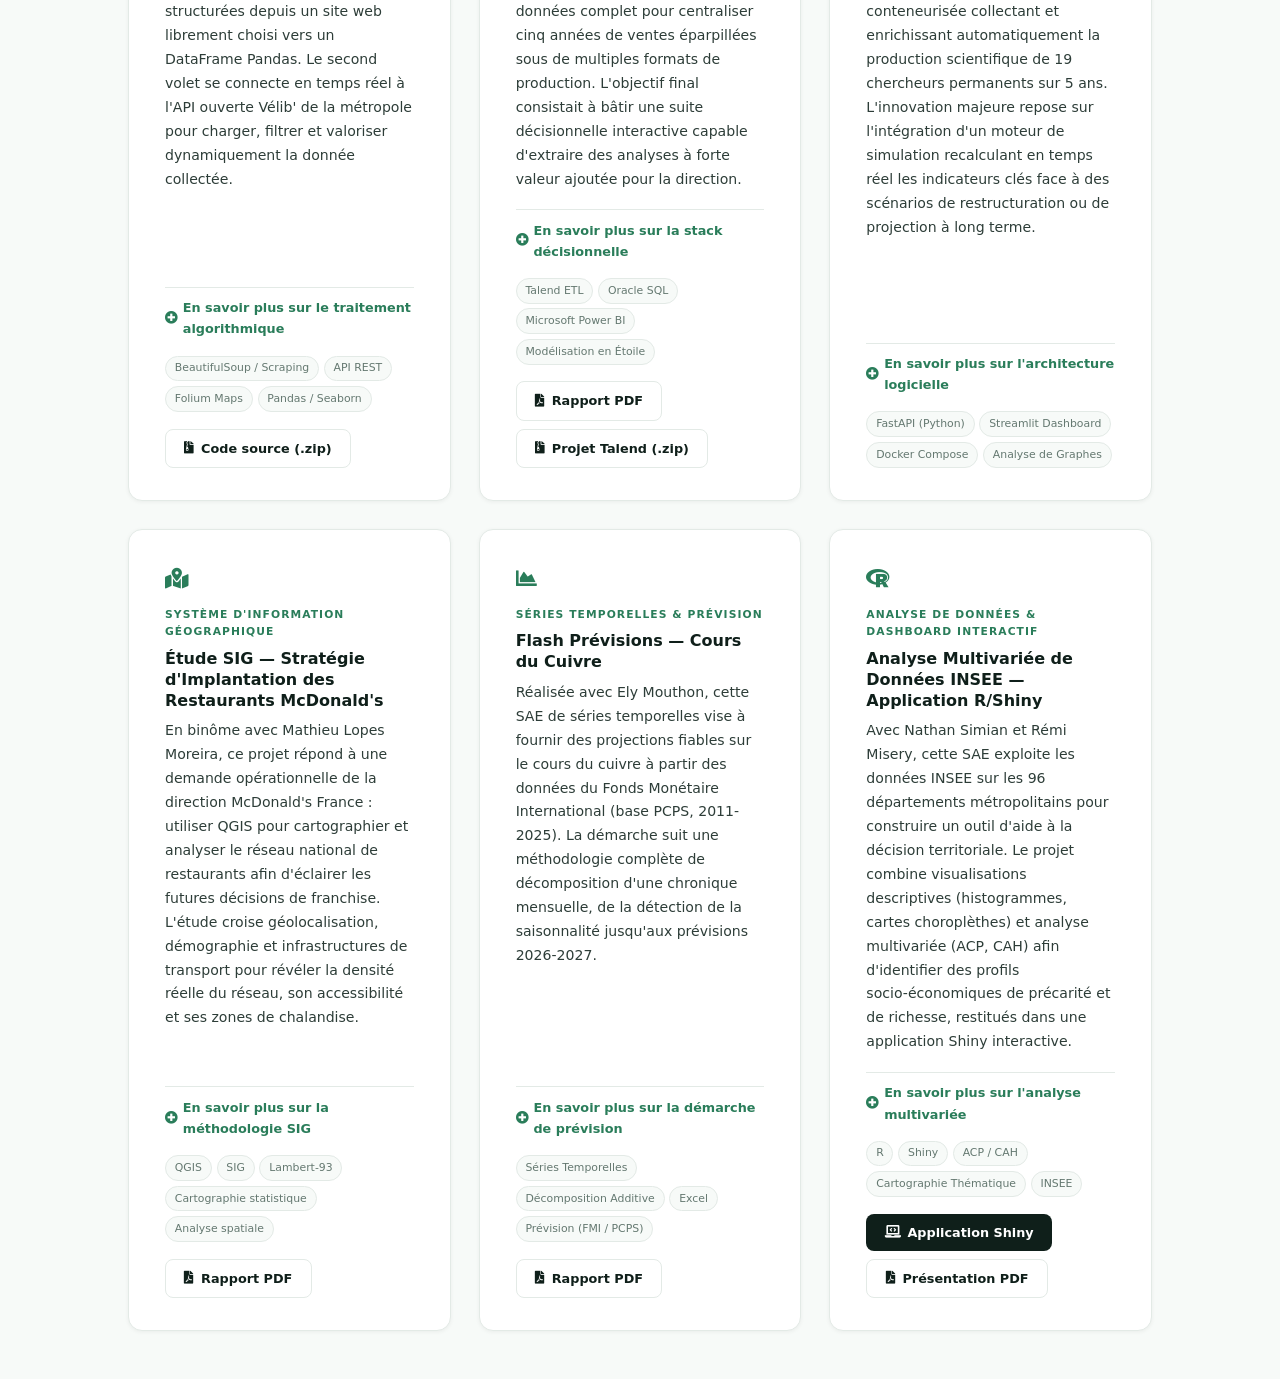
<file: projets.html>
<!DOCTYPE html>
<html lang="fr">
<head>
  <meta charset="UTF-8">
  <meta name="viewport" content="width=device-width, initial-scale=1.0">
  <title>Projets — Toni Robert</title>
  <link rel="stylesheet" href="style.css">
  <link href="https://cdnjs.cloudflare.com/ajax/libs/font-awesome/5.15.4/css/all.min.css" rel="stylesheet">
</head>
<body>

<header class="site-header">
  <div class="header-inner">
    <img src="PXL_20250316_103242099_MP.jpg" alt="Toni Robert" class="profile-pic">
    <div class="header-copy">
      <div class="header-eyebrow">BUT Science des Données — Projets Universitaires · IUT de Niort</div>
      <h1 class="header-name">Mes Projets</h1>
      <p class="header-sub">Années 1 &amp; 2 · 2024–2026</p>
    </div>
  </div>
</header>

<nav class="site-nav">
  <div class="nav-inner">
    <a href="index.html"><i class="fas fa-home"></i></a>
    <a href="presentation.html">Présentation</a>
    <a href="projets.html" class="active">Projets</a>
    <a href="cv.html">CV &amp; Contacts</a>
    <a href="bilan.html">Bilan Personnel</a>
    <a href="contact.html">Contactez-moi</a>
  </div>
</nav>

<main class="wrap">

  <div class="sh">
    <h2>Première Année</h2>
    <span class="pill">2024 – 2025</span>
  </div>

  <div class="proj-grid">

    <div class="card">
      <div class="card-ico"><i class="fas fa-file-code"></i></div>
      <span class="card-eyebrow">Traitement de données</span>
      <h2>Conversion JSON → CSV — Données Culturelles Paris</h2>
      <p>En binôme avec Alexan, script Python pour extraire, nettoyer, formater et exporter un fichier JSON complexe des événements culturels parisiens vers un CSV exploitable — réalisé en 4 heures.</p>
      <div class="tags">
        <span class="tag">Python</span>
        <span class="tag">JSON</span>
        <span class="tag">CSV</span>
        <span class="tag">Data Cleaning</span>
      </div>
    </div>

    <div class="card">
      <div class="card-ico"><i class="fas fa-database"></i></div>
      <span class="card-eyebrow">Base de données</span>
      <h2>BDD Relationnelle — Coopérative Sel Marin (Île de Ré)</h2>
      <p>Modélisation MCD (Looping) puis implémentation SQL d'une base gérant les ventes d'une coopérative de sel marin, avec interface de consultation Python sous PhpMyAdmin.</p>
      <div class="tags">
        <span class="tag">SQL</span>
        <span class="tag">PhpMyAdmin</span>
        <span class="tag">MCD Looping</span>
        <span class="tag">Python</span>
      </div>
      <div class="card-actions">
        <a href="https://youtu.be/8O6gbRkXAoI" target="_blank" class="btn"><i class="fab fa-youtube"></i> Vidéo</a>
      </div>
    </div>

    <div class="card">
      <div class="card-ico"><i class="fas fa-chart-bar"></i></div>
      <span class="card-eyebrow">Modélisation statistique</span>
      <h2>Régression Linéaire — Estimation du Prix des Logements</h2>
      <p>Modélisation du prix de logements à partir de variables explicatives (surface, terrain…) sous R. Évaluation de la robustesse du modèle via R² et RMSE.</p>
      <div class="tags">
        <span class="tag">R</span>
        <span class="tag">Régression linéaire</span>
        <span class="tag">R² / RMSE</span>
        <span class="tag">Visualisation</span>
      </div>
      <div class="card-actions">
        <a href="Compte rendu Rémi_MISERY et Toni_ROBERT.pdf" target="_blank" class="btn-outline"><i class="fas fa-file-pdf"></i> Rapport PDF</a>
      </div>
    </div>

    <div class="card">
      <div class="card-ico"><i class="fas fa-file-excel"></i></div>
      <span class="card-eyebrow">Outil décisionnel</span>
      <h2>Gestion des Notes — Excel &amp; VBA</h2>
      <p>Tableau de bord dynamique pour saisir, filtrer et analyser les notes des étudiants du BUT SD par compétence, développé sous Excel avec des macros VBA.</p>
      <div class="tags">
        <span class="tag">VBA</span>
        <span class="tag">Excel</span>
        <span class="tag">Tableaux croisés</span>
        <span class="tag">UX</span>
      </div>
    </div>

    <div class="card">
      <div class="card-ico"><i class="fas fa-poll"></i></div>
      <span class="card-eyebrow">Enquête statistique</span>
      <h2>Logement Étudiant &amp; Réussite Sportive</h2>
      <p>Étude statistique menée avec Sphinx sur l'impact du type de logement des étudiants de l'IUT sur leurs performances académiques et pratiques sportives.</p>
      <div class="tags">
        <span class="tag">Sphinx</span>
        <span class="tag">Statistiques descriptives</span>
        <span class="tag">Enquête</span>
        <span class="tag">Analyse</span>
      </div>
    </div>

    <div class="card">
      <div class="card-ico"><i class="fab fa-python"></i></div>
      <span class="card-eyebrow">Application Python</span>
      <h2>Analyse d'Accidentologie MAVIE</h2>
      <p>Application Python avec interface graphique (Tkinter) pour intégrer, filtrer et visualiser dynamiquement des données complexes d'accidentologie MAVIE.</p>
      <div class="tags">
        <span class="tag">Python</span>
        <span class="tag">Tkinter</span>
        <span class="tag">Pandas</span>
        <span class="tag">Seaborn</span>
      </div>
      <div class="card-actions">
        <a href="https://www.youtube.com/watch?v=PS-yfNKGjzw" target="_blank" class="btn"><i class="fab fa-youtube"></i> Vidéo</a>
      </div>
    </div>

  </div>

  <div class="sh">
    <h2>Deuxième Année</h2>
    <span class="pill">2025 – 2026</span>
  </div>

  <div class="sub-sh" style="display:flex; align-items:center; gap:0.6rem; margin:0 0 1.2rem 0; padding-bottom:0.5rem; border-bottom:2px solid var(--green);">
    <i class="fas fa-briefcase" style="color:var(--green); font-size:1rem;"></i>
    <h3 style="margin:0; font-size:1.15rem; color:var(--text); font-weight:600;">Expérience Professionnelle</h3>
  </div>

  <div class="proj-grid">

    <div class="card">
      <div class="card-ico"><i class="fas fa-briefcase"></i></div>
      <span class="card-eyebrow">Stage — Data Analyst & Développeur BI</span>
      <h2>Automatisation des Flux de Données — SARL Renaud Besson </h2>
      <p>Stage de 10 semaines au sein d'une agence régionale affiliée au groupe Le Conservateur (Niort / La Roche-sur-Yon), spécialisée dans l'ingénierie patrimoniale haut de gamme. Mission : analyser la circulation de l'information dans l'agence et concevoir de bout en bout des outils sur mesure pour automatiser la préparation des dossiers clients, jusqu'alors réalisée manuellement en 2h30 à 3h par dossier.</p>

      <details style="margin-top:0.6rem; border-top:1px solid var(--border); padding-top:0.6rem;">
        <summary style="font-size:0.8rem; font-weight:600; color:var(--green); cursor:pointer; outline:none; display:flex; align-items:center; gap:0.3rem;">
          <i class="fas fa-plus-circle"></i> En savoir plus sur les réalisations techniques
        </summary>
        <div style="margin-top:0.6rem; color:var(--text); font-size:0.85rem; line-height:1.65;">
          <p style="margin-bottom:0.5rem;"><strong>Application web Python/Flask :</strong> Conception d'une application avec interface drag &amp; drop, dockerisée pour un déploiement multi-sites sans accroc. Extraction automatisée des données contractuelles (Tontines, assurances-vie) depuis des PDF de plusieurs dizaines de pages grâce à pdfplumber et des algorithmes de parsing par expressions régulières.</p>
          <p style="margin-bottom:0.5rem;"><strong>Pivot vers l'IA générative :</strong> Après l'échec d'une approche OCR (Tesseract) trop peu fiable pour exporter les données de la plateforme Qlik Sense, mise en place d'un prompt standardisé permettant à un LLM de convertir captures d'écran/texte en CSV exploitable, avec un taux d'erreur ramené à zéro.</p>
          <p style="margin-bottom:0.5rem;"><strong>Génération automatique des livrables :</strong> En un clic, le pipeline produit un audit Excel (openpyxl), un rapport PDF client (reportlab) et un diaporama PowerPoint (python-pptx) intégrant les calculs actuariels complexes de la Tontine.</p>
          <p><strong>Refonte d'un CRM Excel/VBA :</strong> Diagnostic et reconstruction d'un mini-CRM existant : modélisation relationnelle des données (tables Clients/Prospects/Journal), tableau de bord interactif avec segments, et moteur de recherche par double-clic sur fiche client, avec prise en compte du RGPD.</p>
        </div>
      </details>

      <div class="tags" style="margin-top:0.5rem;">
        <span class="tag">Python / Flask</span>
        <span class="tag">Docker</span>
        <span class="tag">PDF Parsing (pdfplumber)</span>
        <span class="tag">IA Générative</span>
        <span class="tag">Excel / VBA</span>
      </div>
      <div class="card-actions">
        <a href="rapport_stage_renaud_besson_conservateur.pdf" target="_blank" class="btn-outline"><i class="fas fa-file-pdf"></i> Rapport de Stage PDF</a>
      </div>
    </div>

  </div>

  <div class="sub-sh" style="display:flex; align-items:center; gap:0.6rem; margin:2rem 0 1.2rem 0; padding-bottom:0.5rem; border-bottom:2px solid var(--green);">
    <i class="fas fa-laptop-code" style="color:var(--green); font-size:1rem;"></i>
    <h3 style="margin:0; font-size:1.15rem; color:var(--text); font-weight:600;">Projets</h3>
  </div>

  <div class="proj-grid">

    <div class="card">
      <div class="card-ico"><i class="fas fa-chalkboard-teacher"></i></div>
      <span class="card-eyebrow">Pédagogie &amp; Développement</span>
      <h2>Projet Tutoré — Initiation au Web et Sciences Informatiques</h2>
      <p>Ce projet collaboratif consiste à concevoir et dispenser un cycle complet d'enseignement informatique à une classe de première spécialité NSI au lycée Jean Macé. En binôme, nous avons structuré des séquences pédagogiques adaptées à un public aux connaissances hétérogènes pour introduire les fondamentaux du développement web. L'objectif final était de transmettre efficacement ces compétences clés à travers des sessions interactives en classe et un atelier d'immersion pratique au sein de notre IUT.</p>
      
      <details style="margin-top:0.6rem; border-top:1px solid var(--border); padding-top:0.6rem;">
        <summary style="font-size:0.8rem; font-weight:600; color:var(--green); cursor:pointer; outline:none; display:flex; align-items:center; gap:0.3rem;">
          <i class="fas fa-plus-circle"></i> En savoir plus sur la structure pédagogique
        </summary>
        <div style="margin-top:0.6rem; color:var(--text); font-size:0.85rem; line-height:1.65;">
          <p style="margin-bottom:0.5rem;"><strong>Contenu enseigné :</strong> Le programme s'est concentré sur les interactions homme-machine sur le Web, incluant l'apprentissage syntaxique du HTML, la mise en forme CSS, la programmation algorithmique en Javascript, l'analyse des requêtes HTTP et le traitement des formulaires d'une page web.</p>
          <p style="margin-bottom:0.5rem;"><strong>Volume et organisation :</strong> L'intervention s'est articulée sur 3 semaines de cours intensifs comprenant 3 heures en classe entière ainsi que 3 heures dédiées séparément aux groupes de travaux dirigés A et B. Une session d'approfondissement de 2 à 3 heures a également été animée directement dans les locaux de l'IUT.</p>
          <p><strong>Calendrier global :</strong> Planifié d'octobre à mars, ce projet a couvert les phases de sélection thématique, de développement du matériel pédagogique, de dispense des cours en conditions réelles, et s'est soldé par une soutenance académique en mars.</p>
        </div>
      </details>

      <div class="tags" style="margin-top:0.5rem;">
        <span class="tag">HTML5 / CSS3</span>
        <span class="tag">Javascript</span>
        <span class="tag">Requêtes HTTP</span>
        <span class="tag">Ingénierie Pédagogique</span>
      </div>
      <div class="card-actions">
        <a href="Cours_NSI_Initiation_Web.zip" target="_blank" class="btn-outline"><i class="fas fa-file-archive"></i> Supports de cours (.zip)</a>
      </div>
    </div>

    <div class="card">
      <div class="card-ico"><i class="fas fa-bullseye"></i></div>
      <span class="card-eyebrow">Data Science &amp; Business</span>
      <h2>Scoring de Propension — Optimisation de Campagne Marketing Client</h2>
      <p>Dans le cadre d'un besoin opérationnel pour une assurance branche crédit et épargne, ce projet vise à maximiser l'efficacité d'une campagne de prospection par appels téléphoniques. Face à la capacité d'appel limitée des équipes commerciales et aux coûts humains élevés, nous avons analysé l'historique des souscriptions passées pour identifier les facteurs comportementaux discriminants. Grâce à la construction d'un modèle de régression logistique, nous avons mis en place un score prédictif pour cibler en priorité les profils appétents.</p>
      
      <details style="margin-top:0.6rem; border-top:1px solid var(--border); padding-top:0.6rem;">
        <summary style="font-size:0.8rem; font-weight:600; color:var(--green); cursor:pointer; outline:none; display:flex; align-items:center; gap:0.3rem;">
          <i class="fas fa-plus-circle"></i> En savoir plus sur la démarche Data Science
        </summary>
        <div style="margin-top:0.6rem; color:var(--text); font-size:0.85rem; line-height:1.65;">
          <p style="margin-bottom:0.5rem;"><strong>Données exploitées :</strong> Modélisation réalisée sur une base historique regroupant des indicateurs socio-démographiques, des variables bancaires internes et des indices macro-économiques contextuels.</p>
          <p style="margin-bottom:0.5rem;"><strong>Valeur ajoutée Métier :</strong> L'algorithme répond à la contrainte de saturation des clients en permettant d'appeler uniquement 20% à 30% de la base tout en captant la grande majorité des souscriptions potentielles. Cela permet de réduire les appels inutiles et d'augmenter significativement le taux de transformation global.</p>
          <p><strong>Livrable final :</strong> Restitution des résultats et de la stratégie d'activation sous la forme d'un pitch managérial rigoureux, axé sur le retour sur investissement (ROI) et la valeur business pour la direction marketing.</p>
        </div>
      </details>

      <div class="tags" style="margin-top:0.5rem;">
        <span class="tag">Régression Logistique</span>
        <span class="tag">Scoring prédictif</span>
        <span class="tag">Targeting</span>
        <span class="tag">Marketing ROI</span>
      </div>
    </div>

    <div class="card">
      <div class="card-ico"><i class="fas fa-database"></i></div>
      <span class="card-eyebrow">Outil décisionnel</span>
      <h2>Application Événementielle Miroir — Microsoft VBA &amp; Apps Script</h2>
      <p>L'objectif de ce projet noté était de concevoir une application robuste pour centraliser et administrer le recensement des futurs étudiants intéressés par le BUT Science des Données. Nous avons développé une interface de saisie dynamique via un formulaire ergonomique pour automatiser l'alimentation propre d'un registre de données. Enfin, nous avons mis en œuvre un tableau de bord décisionnel interactif intégrant des indicateurs clés et une cartographie automatisée des flux géographiques.</p>
      
      <details style="margin-top:0.6rem; border-top:1px solid var(--border); padding-top:0.6rem;">
        <summary style="font-size:0.8rem; font-weight:600; color:var(--green); cursor:pointer; outline:none; display:flex; align-items:center; gap:0.3rem;">
          <i class="fas fa-plus-circle"></i> En savoir plus sur l'architecture technique
        </summary>
        <div style="margin-top:0.6rem; color:var(--text); font-size:0.85rem; line-height:1.65;">
          <p style="margin-bottom:0.5rem;"><strong>Double environnement de développement :</strong> Le projet exigeait une double implémentation miroir stricte. Une première version développée sous Excel avec programmation de formulaires utilisateurs (UserForms) et gestion d'événements en VBA avancé (notamment l'interception de clics via liens hypertextes pour l'édition de fiches). Une seconde version redéveloppée intégralement sous Google Sheets en utilisant l'environnement Cloud JavaScript de Google Apps Script.</p>
          <p style="margin-bottom:0.5rem;"><strong>Tableau de bord :</strong> Analyse dynamique des profils d'étudiants selon au moins 5 indicateurs discriminants (formation d'origine, âge, heure d'inscription, sexe, niveau initial en informatique) couplée à la création d'une carte choroplèthe de France automatisée.</p>
          <p><strong>Transparence de l'IA :</strong> Suivi et documentation rigoureuse du taux d'utilisation de l'intelligence artificielle dans la production du code (lignes générées commentées et taguées).</p>
        </div>
      </details>

      <div class="tags" style="margin-top:0.5rem;">
        <span class="tag">VBA Excel</span>
        <span class="tag">Google Apps Script</span>
        <span class="tag">Formulaires Dynamiques</span>
        <span class="tag">Cartographie</span>
      </div>
    </div>

    <div class="card">
      <div class="card-ico"><i class="fab fa-python"></i></div>
      <span class="card-eyebrow">Collecte de données</span>
      <h2>Pipeline décisionnel Python — Scraping Web et API temps réel</h2>
      <p>Cette SAÉ de la compétence développement décisionnel s'articule autour de la récupération programmatique autonome de flux de données externes en Python. Le premier volet comprend l'extraction par Web Scraping de données géographiques structurées depuis un site web librement choisi vers un DataFrame Pandas. Le second volet se connecte en temps réel à l'API ouverte Vélib' de la métropole pour charger, filtrer et valoriser dynamiquement la donnée collectée.</p>
      
      <details style="margin-top:0.6rem; border-top:1px solid var(--border); padding-top:0.6rem;">
        <summary style="font-size:0.8rem; font-weight:600; color:var(--green); cursor:pointer; outline:none; display:flex; align-items:center; gap:0.3rem;">
          <i class="fas fa-plus-circle"></i> En savoir plus sur le traitement algorithmique
        </summary>
        <div style="margin-top:0.6rem; color:var(--text); font-size:0.85rem; line-height:1.65;">
          <p style="margin-bottom:0.5rem;"><strong>Visualisations API complexes :</strong> Production de 4 indicateurs visuels avancés, dont une carte interactive développée avec Folium (centrage automatique sur l'arrondissement choisi, marqueurs colorés proportionnels aux taux de disponibilité des vélos et infobulles riches).</p>
          <p style="margin-bottom:0.5rem;"><strong>Analyses statistiques graphiques :</strong> Comparaisons fines de la disponibilité moyenne par arrondissement via l'utilisation conjointe des bibliothèques de visualisation Matplotlib et Seaborn, complétées par le calcul de l'évolution de la disponibilité par clusters géographiques (GEO_CLUSTER).</p>
          <p><strong>Qualité logicielle :</strong> Code optimisé respectant le découpage modulaire, l'indentation, les commentaires rigoureux et la gestion avancée des erreurs avec des blocs de capture d'exceptions (try/catch).</p>
        </div>
      </details>

      <div class="tags" style="margin-top:0.5rem;">
        <span class="tag">BeautifulSoup / Scraping</span>
        <span class="tag">API REST</span>
        <span class="tag">Folium Maps</span>
        <span class="tag">Pandas / Seaborn</span>
      </div>
      <div class="card-actions">
        <a href="Collecte_Donnees_Web_Scraping_API.zip" target="_blank" class="btn-outline"><i class="fas fa-file-archive"></i> Code source (.zip)</a>
      </div>
    </div>

    <div class="card">
      <div class="card-ico"><i class="fas fa-chart-line"></i></div>
      <span class="card-eyebrow">Business Intelligence</span>
      <h2>Data Warehouse &amp; Reporting BI — Projet SportOne</h2>
      <p>Ce projet d'envergure se focalise sur la conception et le déploiement de bout en bout d'un entrepôt de données (Data Warehouse) pour une entreprise internationale de vente d'articles de sport. Nous avons construit un processus d'intégration de données complet pour centraliser cinq années de ventes éparpillées sous de multiples formats de production. L'objectif final consistait à bâtir une suite décisionnelle interactive capable d'extraire des analyses à forte valeur ajoutée pour la direction.</p>
      
      <details style="margin-top:0.6rem; border-top:1px solid var(--border); padding-top:0.6rem;">
        <summary style="font-size:0.8rem; font-weight:600; color:var(--green); cursor:pointer; outline:none; display:flex; align-items:center; gap:0.3rem;">
          <i class="fas fa-plus-circle"></i> En savoir plus sur la stack décisionnelle
        </summary>
        <div style="margin-top:0.6rem; color:var(--text); font-size:0.85rem; line-height:1.65;">
          <p style="margin-bottom:0.5rem;"><strong>Chaîne ETL et Nettoyage :</strong> Utilisation de Talend Open Studio pour concevoir les jobs d'extraction (fichiers Microsoft Access, CSV et classeurs Excel), de traitement des violations de contraintes d'intégrité et de chargement. Les tables ont été déployées et validées par requêtes SQL structurées sous Oracle SQL Developer selon un modèle relationnel en étoile.</p>
          <p style="margin-bottom:0.5rem;"><strong>Génération Python :</strong> Développement d'un script Python sur mesure dédié à la création algorithmique ex-nihilo de la dimension temporelle manquante (Time Dim) afin de permettre des analyses chronologiques fines.</p>
          <p><strong>Tableaux de bord interactifs :</strong> Réalisation de plus de 15 tableaux de bord d'analyse de performance sous Microsoft Power BI permettant un forage croisé (drill-down) selon les dimensions Géographie (pays, villes), Temps, Produits (catégories, fournisseurs), Clients et Employés.</p>
        </div>
      </details>

      <div class="tags" style="margin-top:0.5rem;">
        <span class="tag">Talend ETL</span>
        <span class="tag">Oracle SQL</span>
        <span class="tag">Microsoft Power BI</span>
        <span class="tag">Modélisation en Étoile</span>
      </div>
      <div class="card-actions">
        <a href="Rapport_Groupe_8.pdf" target="_blank" class="btn-outline"><i class="fas fa-file-pdf"></i> Rapport PDF</a>
        <a href="SPORTONE_GRP8.zip" target="_blank" class="btn-outline"><i class="fas fa-file-archive"></i> Projet Talend (.zip)</a>
      </div>
    </div>

    <div class="card">
      <div class="card-ico"><i class="fas fa-network-wired"></i></div>
      <span class="card-eyebrow">Architecture Web &amp; Simulation</span>
      <h2>Solution Décisionnelle Full-Stack — Analyse Bibliométrique du LIAS</h2>
      <p>Positionné comme Data Analyst pour la direction du laboratoire de recherche LIAS, ce projet fournit un outil complet d'aide à la décision stratégique pour évaluer un projet de fusion d'équipes. Nous avons mis en place une infrastructure applicative conteneurisée collectant et enrichissant automatiquement la production scientifique de 19 chercheurs permanents sur 5 ans. L'innovation majeure repose sur l'intégration d'un moteur de simulation recalculant en temps réel les indicateurs clés face à des scénarios de restructuration ou de projection à long terme.</p>
      
      <details style="margin-top:0.6rem; border-top:1px solid var(--border); padding-top:0.6rem;">
        <summary style="font-size:0.8rem; font-weight:600; color:var(--green); cursor:pointer; outline:none; display:flex; align-items:center; gap:0.3rem;">
          <i class="fas fa-plus-circle"></i> En savoir plus sur l'architecture logicielle
        </summary>
        <div style="margin-top:0.6rem; color:var(--text); font-size:0.85rem; line-height:1.65;">
          <p style="margin-bottom:0.5rem;"><strong>Backend &amp; Pipeline Data :</strong> Développement d'une API REST avec FastAPI (schémas de données Pydantic, documentation Swagger automatique) orchestrant le chargement des données. Le pipeline extrait les flux XML de l'API DBLP et interroge theses.fr, en appliquant un algorithme de désambiguation par identifiant unique PID pour éliminer les homonymes. La donnée brute est enrichie qualitativement par croisement automatisé avec les classements internationaux CORE (conférences) et SCImago (quartiles de revues et score SJR).</p>
          <p style="margin-bottom:0.5rem;"><strong>Frontend &amp; Visualisations :</strong> Interface utilisateur interactive codée avec Streamlit consommant l'API en HTTP, affichant un graphe dynamique de collaboration scientifique basé sur la théorie des réseaux (bibliothèque NetworkX).</p>
          <p style="margin-bottom:0.5rem;"><strong>Moteur de Simulation :</strong> Implémentation d'algorithmes simulant en temps réel la marginalisation d'un chercheur clé ou le transfert de membres, mesurant instantanément l'impact sur la productivité globale, les effets de lest des inactifs et la variation de l'inégalité de production via le calcul de l'indice de Gini.</p>
          <p><strong>Projections &amp; Déploiement :</strong> Intégration de modèles prédictifs de tendances (régression linéaire et moyennes mobiles) pour générer des extrapolations scientifiques à 5 ans selon trois scénarios distincts (tendanciel, optimiste, pessimiste). L'ensemble de la solution (API et Dashboard) est entièrement configuré pour un déploiement instantané via Docker Compose.</p>
        </div>
      </details>

      <div class="tags" style="margin-top:0.5rem;">
        <span class="tag">FastAPI (Python)</span>
        <span class="tag">Streamlit Dashboard</span>
        <span class="tag">Docker Compose</span>
        <span class="tag">Analyse de Graphes</span>
      </div>
    </div>

    <div class="card">
      <div class="card-ico"><i class="fas fa-map-marked-alt"></i></div>
      <span class="card-eyebrow">Système d'Information Géographique</span>
      <h2>Étude SIG — Stratégie d'Implantation des Restaurants McDonald's</h2>
      <p>En binôme avec Mathieu Lopes Moreira, ce projet répond à une demande opérationnelle de la direction McDonald's France : utiliser QGIS pour cartographier et analyser le réseau national de restaurants afin d'éclairer les futures décisions de franchise. L'étude croise géolocalisation, démographie et infrastructures de transport pour révéler la densité réelle du réseau, son accessibilité et ses zones de chalandise.</p>

      <details style="margin-top:0.6rem; border-top:1px solid var(--border); padding-top:0.6rem;">
        <summary style="font-size:0.8rem; font-weight:600; color:var(--green); cursor:pointer; outline:none; display:flex; align-items:center; gap:0.3rem;">
          <i class="fas fa-plus-circle"></i> En savoir plus sur la méthodologie SIG
        </summary>
        <div style="margin-top:0.6rem; color:var(--text); font-size:0.85rem; line-height:1.65;">
          <p style="margin-bottom:0.5rem;"><strong>Harmonisation des données :</strong> Reprojection de l'ensemble de la base McDonald's en Lambert-93 (EPSG:2154) via un export vectoriel GeoPackage, socle technique de toute l'étude.</p>
          <p style="margin-bottom:0.5rem;"><strong>Étude nationale :</strong> Utilisation de l'algorithme « Statistiques par catégories » pour établir le classement des villes les mieux dotées (Paris 9e en tête avec 90 établissements) et retracer la chronologie d'expansion du réseau par région depuis les premières implantations de 1979. Production d'une carte de densité (restaurants / 100 000 habitants) en 8 classes selon la méthode de Jenks, mettant en évidence le Sud-Ouest comme zone de forte pénétration.</p>
          <p style="margin-bottom:0.5rem;"><strong>Accessibilité aux transports :</strong> Création de zones tampons de 500 m autour des gares SNCF, stations de métro et points d'arrêt IDFM, puis sélection par localisation pour quantifier les restaurants à proximité immédiate des hubs de mobilité (jusqu'à 342 établissements proches du réseau IDFM).</p>
          <p><strong>Zoom Poitou-Charentes :</strong> Isolation des 38 restaurants des départements 16/17/79/86 et cartographie en cercles proportionnels du bassin de population résidant à moins de 15 km de chaque établissement, pour identifier les zones de chalandise les plus porteuses.</p>
        </div>
      </details>

      <div class="tags" style="margin-top:0.5rem;">
        <span class="tag">QGIS</span>
        <span class="tag">SIG</span>
        <span class="tag">Lambert-93</span>
        <span class="tag">Cartographie statistique</span>
        <span class="tag">Analyse spatiale</span>
      </div>
      <div class="card-actions">
        <a href="Etude_SIG_McDonald_France.pdf" target="_blank" class="btn-outline"><i class="fas fa-file-pdf"></i> Rapport PDF</a>
      </div>
    </div>

    <div class="card">
      <div class="card-ico"><i class="fas fa-chart-area"></i></div>
      <span class="card-eyebrow">Séries Temporelles &amp; Prévision</span>
      <h2>Flash Prévisions — Cours du Cuivre</h2>
      <p>Réalisée avec Ely Mouthon, cette SAE de séries temporelles vise à fournir des projections fiables sur le cours du cuivre à partir des données du Fonds Monétaire International (base PCPS, 2011-2025). La démarche suit une méthodologie complète de décomposition d'une chronique mensuelle, de la détection de la saisonnalité jusqu'aux prévisions 2026-2027.</p>

      <details style="margin-top:0.6rem; border-top:1px solid var(--border); padding-top:0.6rem;">
        <summary style="font-size:0.8rem; font-weight:600; color:var(--green); cursor:pointer; outline:none; display:flex; align-items:center; gap:0.3rem;">
          <i class="fas fa-plus-circle"></i> En savoir plus sur la démarche de prévision
        </summary>
        <div style="margin-top:0.6rem; color:var(--text); font-size:0.85rem; line-height:1.65;">
          <p style="margin-bottom:0.5rem;"><strong>Diagnostic de la série :</strong> Le tableau de Buys-Ballot (mise en forme conditionnelle) et les box-plots mensuels révèlent une saisonnalité marquée d'ordre 12, tandis que les box-plots annuels montrent une chute des cours jusqu'en 2016 suivie d'une accélération post-2020.</p>
          <p style="margin-bottom:0.5rem;"><strong>Choix du schéma de décomposition :</strong> La méthode des bandes (parallélisme des droites maxima/minima) et le nuage de points écart-type/moyenne confirment un schéma additif, l'amplitude des variations saisonnières restant stable quel que soit le niveau des prix.</p>
          <p style="margin-bottom:0.5rem;"><strong>Sélection de la tendance :</strong> Comparaison des ajustements linéaire (R² = 0,14), exponentiel (R² = 0,16) et quadratique (R² = 0,29) — le modèle quadratique est retenu pour capturer le profil de chute puis de reprise des cours.</p>
          <p><strong>Recomposition et prévisions :</strong> Calcul des coefficients saisonniers corrigés et addition à la tendance quadratique prolongée, donnant des prévisions 2026-2027 annonçant une croissance modérée avec un maintien des cours au-dessus de 9 000.</p>
        </div>
      </details>

      <div class="tags" style="margin-top:0.5rem;">
        <span class="tag">Séries Temporelles</span>
        <span class="tag">Décomposition Additive</span>
        <span class="tag">Excel</span>
        <span class="tag">Prévision (FMI / PCPS)</span>
      </div>
      <div class="card-actions">
        <a href="Rapport_Series_Temporelles_Cuivre.pdf" target="_blank" class="btn-outline"><i class="fas fa-file-pdf"></i> Rapport PDF</a>
      </div>
    </div>

    <div class="card">
      <div class="card-ico"><i class="fab fa-r-project"></i></div>
      <span class="card-eyebrow">Analyse de Données &amp; Dashboard Interactif</span>
      <h2>Analyse Multivariée de Données INSEE — Application R/Shiny</h2>
      <p>Avec Nathan Simian et Rémi Misery, cette SAE exploite les données INSEE sur les 96 départements métropolitains pour construire un outil d'aide à la décision territoriale. Le projet combine visualisations descriptives (histogrammes, cartes choroplèthes) et analyse multivariée (ACP, CAH) afin d'identifier des profils socio-économiques de précarité et de richesse, restitués dans une application Shiny interactive.</p>

      <details style="margin-top:0.6rem; border-top:1px solid var(--border); padding-top:0.6rem;">
        <summary style="font-size:0.8rem; font-weight:600; color:var(--green); cursor:pointer; outline:none; display:flex; align-items:center; gap:0.3rem;">
          <i class="fas fa-plus-circle"></i> En savoir plus sur l'analyse multivariée
        </summary>
        <div style="margin-top:0.6rem; color:var(--text); font-size:0.85rem; line-height:1.65;">
          <p style="margin-bottom:0.5rem;"><strong>Collecte et préparation :</strong> Extraction via le site INSEE de variables socio-économiques (taux de pauvreté, part des HLM, prestations sociales, niveau de diplôme...) puis nettoyage et structuration sous R pour 96 départements métropolitains.</p>
          <p style="margin-bottom:0.5rem;"><strong>Visualisations descriptives :</strong> Histogramme du top 5 des départements les plus touchés par la pauvreté (Seine-Saint-Denis en tête avec 28,4 %) et carte choroplèthe mettant en évidence la « diagonale du vide » et le pourtour méditerranéen comme zones les plus précaires.</p>
          <p style="margin-bottom:0.5rem;"><strong>ACP &amp; corrélations :</strong> Le cercle des corrélations (Dim1 = 69,6 %, Dim2 = 22,2 %) met en évidence une forte corrélation entre précarité et logement HLM, tandis que le nuage des individus positionne chaque département selon son profil socio-économique global.</p>
          <p><strong>Classification (CAH) :</strong> Un dendrogramme et une carte des clusters regroupent les départements en 4 profils types (ex : Seine-Saint-Denis isolé, pôle Paris / Hauts-de-Seine / Yvelines, axe Nord / Pas-de-Calais...), permettant de cibler des politiques publiques différenciées par territoire.</p>
        </div>
      </details>

      <div class="tags" style="margin-top:0.5rem;">
        <span class="tag">R</span>
        <span class="tag">Shiny</span>
        <span class="tag">ACP / CAH</span>
        <span class="tag">Cartographie Thématique</span>
        <span class="tag">INSEE</span>
      </div>
      <div class="card-actions">
        <a href="https://tonirobert.shinyapps.io/SaeR/" target="_blank" class="btn"><i class="fas fa-laptop-code"></i> Application Shiny</a>
        <a href="SAE_4_02_Analyse_INSEE_R.pdf" target="_blank" class="btn-outline"><i class="fas fa-file-pdf"></i> Présentation PDF</a>
      </div>
    </div>

  </div>

</main>
</body>
</html>
</file>
<file: style.css>
/* ================================================
   TONI ROBERT — Portfolio Professionnel 2025-26
   Palette : Blanc dominant · Vert sauge discret
   ================================================ */

:root {
  --green:        #2a7d5a;
  --green-pale:   #eef7f2;
  --green-border: #b3d9c8;
  --dark:         #0f1f1a;
  --text:         #2d3d38;
  --muted:        #647870;
  --border:       #e3eae6;
  --bg:           #ffffff;
  --bg-soft:      #f7faf8;
  --r:            8px;
  --r-lg:         14px;
  --sh:           0 1px 4px rgba(0,0,0,.055);
  --sh-md:        0 4px 18px rgba(0,0,0,.075);
  --sh-lg:        0 12px 36px rgba(0,0,0,.10);
  --t:            all .2s ease;
  --max:          1120px;
}

*, *::before, *::after { box-sizing: border-box; margin: 0; padding: 0; }
html { scroll-behavior: smooth; }

body {
  font-family: 'Segoe UI', system-ui, -apple-system, sans-serif;
  background: var(--bg-soft);
  color: var(--text);
  line-height: 1.65;
  font-size: 15px;
}

/* ─── HEADER ─────────────────────────────────── */
.site-header {
  background: var(--bg);
  border-bottom: 1px solid var(--border);
}

.header-inner {
  max-width: var(--max);
  margin: 0 auto;
  padding: 2.25rem 3rem 1.9rem;
  display: flex;
  align-items: center;
  gap: 2rem;
}

.profile-pic {
  width: 78px; height: 78px;
  border-radius: 50%;
  object-fit: cover;
  border: 2px solid var(--green-border);
  flex-shrink: 0;
}

.header-copy { flex: 1; }

.header-eyebrow {
  display: inline-flex;
  align-items: center;
  gap: .45rem;
  font-size: .7rem;
  font-weight: 700;
  letter-spacing: .12em;
  text-transform: uppercase;
  color: var(--green);
  margin-bottom: .3rem;
}

.header-eyebrow::before {
  content: '';
  width: 5px; height: 5px;
  border-radius: 50%;
  background: var(--green);
  display: inline-block;
}

.header-name {
  font-size: clamp(1.55rem, 3vw, 2.3rem);
  font-weight: 700;
  color: var(--dark);
  letter-spacing: -.03em;
  line-height: 1.15;
}

.header-sub {
  margin-top: .3rem;
  font-size: .84rem;
  color: var(--muted);
}

/* ─── NAV ─────────────────────────────────────── */
.site-nav {
  background: var(--bg);
  border-bottom: 1px solid var(--border);
  position: sticky;
  top: 0;
  z-index: 200;
  box-shadow: var(--sh);
}

.nav-inner {
  max-width: var(--max);
  margin: 0 auto;
  padding: 0 2.5rem;
  display: flex;
  align-items: center;
  flex-wrap: wrap;
}

.nav-inner a {
  display: block;
  padding: .88rem 1.1rem;
  font-size: .84rem;
  font-weight: 500;
  color: var(--muted);
  text-decoration: none;
  border-bottom: 2px solid transparent;
  transition: var(--t);
  white-space: nowrap;
}

.nav-inner a:hover { color: var(--dark); }

.nav-inner a.active {
  color: var(--green);
  border-bottom-color: var(--green);
}

/* ─── PAGE WRAPPER ────────────────────────────── */
.wrap {
  max-width: var(--max);
  margin: 3rem auto;
  padding: 0 3rem;
}

/* ─── SECTION HEADING ─────────────────────────── */
.sh {
  display: flex;
  align-items: center;
  gap: .85rem;
  padding-bottom: .8rem;
  border-bottom: 1px solid var(--border);
  margin-bottom: 2rem;
}

.sh h2 { font-size: 1.1rem; font-weight: 700; color: var(--dark); }

.pill {
  font-size: .67rem;
  font-weight: 700;
  letter-spacing: .09em;
  text-transform: uppercase;
  color: var(--green);
  background: var(--green-pale);
  border: 1px solid var(--green-border);
  padding: .2rem .65rem;
  border-radius: 999px;
}

/* ─── CARD ────────────────────────────────────── */
.card {
  background: var(--bg);
  border: 1px solid var(--border);
  border-radius: var(--r-lg);
  padding: 2rem 2.25rem;
  box-shadow: var(--sh);
  display: flex;
  flex-direction: column;
  gap: .5rem;
  transition: var(--t);
}

.card:hover {
  box-shadow: var(--sh-md);
  border-color: var(--green-border);
  transform: translateY(-2px);
}

.card-ico {
  font-size: 1.3rem;
  color: var(--green);
  margin-bottom: .1rem;
}

.card-eyebrow {
  font-size: .67rem;
  font-weight: 700;
  letter-spacing: .1em;
  text-transform: uppercase;
  color: var(--green);
}

.card h2, .card h3 {
  font-size: 1rem;
  font-weight: 700;
  color: var(--dark);
  line-height: 1.3;
}

.card p {
  font-size: .88rem;
  color: var(--text);
  line-height: 1.7;
  flex: 1;
}

/* ─── TAGS ────────────────────────────────────── */
.tags { display: flex; flex-wrap: wrap; gap: .3rem; margin-top: .3rem; }

.tag {
  font-size: .68rem;
  font-weight: 500;
  background: var(--bg-soft);
  color: var(--muted);
  border: 1px solid var(--border);
  padding: .18rem .55rem;
  border-radius: 999px;
}

/* ─── GRIDS ───────────────────────────────────── */
.g2   { display: grid; grid-template-columns: 1fr 1fr; gap: 1.75rem; }
.g3   { display: grid; grid-template-columns: repeat(3, 1fr); gap: 1.75rem; }
.g-auto { display: grid; grid-template-columns: repeat(auto-fit, minmax(300px, 1fr)); gap: 1.75rem; }
.span-full { grid-column: 1 / -1; }

/* ─── BUTTONS ─────────────────────────────────── */
.btn, .btn-outline {
  display: inline-flex;
  align-items: center;
  gap: .42rem;
  font-size: .8rem;
  font-weight: 600;
  padding: .5rem 1.15rem;
  border-radius: var(--r);
  border: none;
  cursor: pointer;
  text-decoration: none;
  transition: var(--t);
  white-space: nowrap;
}

.btn { background: var(--dark); color: #fff !important; }
.btn:hover { background: var(--green); }

.btn-outline {
  background: transparent;
  color: var(--dark) !important;
  border: 1px solid var(--border);
}

.btn-outline:hover { border-color: var(--green); color: var(--green) !important; }

.card-actions { display: flex; gap: .5rem; flex-wrap: wrap; margin-top: .55rem; }

/* ─── HERO INTRO (Présentation) ──────────────── */
.hero-intro {
  background: var(--bg);
  border: 1px solid var(--border);
  border-left: 3px solid var(--green);
  border-radius: var(--r-lg);
  padding: 2.25rem 2.75rem;
  margin-bottom: 2rem;
  box-shadow: var(--sh);
}

.hero-intro h2 {
  font-size: 1.55rem;
  font-weight: 700;
  color: var(--dark);
  letter-spacing: -.025em;
  margin-bottom: .25rem;
}

.hero-loc {
  font-size: .78rem;
  font-weight: 600;
  color: var(--green);
  letter-spacing: .04em;
  display: flex;
  align-items: center;
  gap: .4rem;
  margin-bottom: .9rem;
}

.hero-intro p {
  font-size: .9rem;
  color: var(--text);
  line-height: 1.8;
  max-width: 740px;
}

/* ─── CAROUSEL ────────────────────────────────── */
.carousel-outer {
  position: relative;
  border-radius: var(--r);
  overflow: hidden;
  background: #000;
  aspect-ratio: 16 / 7;
  margin-top: 1.1rem;
}

.c-track {
  display: flex;
  height: 100%;
  transition: transform .55s cubic-bezier(.4,0,.2,1);
}

.c-slide { min-width: 100%; height: 100%; position: relative; }

.c-slide img {
  width: 100%; height: 100%;
  object-fit: cover; display: block;
}

.c-slide.contain img { object-fit: contain; background: #f4f8f5; }

.c-caption {
  position: absolute; inset: auto 0 0;
  background: linear-gradient(transparent, rgba(10,25,20,.72));
  color: #fff;
  padding: 1.75rem 1.5rem .9rem;
  font-size: .79rem;
  font-weight: 500;
}

.c-btn {
  position: absolute; top: 50%; transform: translateY(-50%);
  width: 34px; height: 34px;
  background: rgba(255,255,255,.92); color: var(--dark);
  border: none; border-radius: 50%;
  display: flex; align-items: center; justify-content: center;
  cursor: pointer; font-size: .75rem;
  box-shadow: var(--sh); transition: var(--t); z-index: 5;
}

.c-btn:hover { background: var(--green); color: #fff; }
.c-btn.prev { left: .9rem; }
.c-btn.next { right: .9rem; }

.c-dots {
  display: flex; justify-content: center; gap: .4rem; margin-top: .8rem;
}

.c-dot {
  width: 6px; height: 6px; border-radius: 999px; border: none;
  background: var(--border); cursor: pointer; transition: var(--t);
}

.c-dot.on { width: 18px; background: var(--green); }

/* ─── HOME CARDS ──────────────────────────────── */
.home-card {
  background: var(--bg);
  border: 1px solid var(--border);
  border-radius: var(--r-lg);
  padding: 2rem 2.25rem;
  display: flex;
  flex-direction: column;
  gap: .45rem;
  box-shadow: var(--sh);
  transition: var(--t);
}

.home-card:hover {
  box-shadow: var(--sh-md);
  border-color: var(--green-border);
  transform: translateY(-2px);
}

.home-ico { font-size: 1.35rem; color: var(--green); margin-bottom: .1rem; }
.home-label { font-size: .67rem; font-weight: 700; letter-spacing: .1em; text-transform: uppercase; color: var(--green); }
.home-card h2 { font-size: 1.05rem; font-weight: 700; color: var(--dark); }
.home-card p { font-size: .875rem; color: var(--text); flex: 1; line-height: 1.6; }

/* ─── CV PAGE ─────────────────────────────────── */
.cv-frame-box {
  position: relative; width: 100%; height: 500px;
  border: 1px solid var(--border); border-radius: var(--r);
  overflow: hidden; background: var(--bg-soft);
  margin-bottom: 1.1rem;
}

.cv-frame { width: 100%; height: 100%; border: none; }

.cv-empty {
  position: absolute; inset: 0;
  display: flex; flex-direction: column;
  align-items: center; justify-content: center;
  gap: .65rem; color: var(--muted); font-size: .84rem;
  pointer-events: none;
}

.cv-empty i { font-size: 2rem; color: var(--border); }

.form-select {
  width: 100%;
  padding: .65rem 1rem;
  border: 1px solid var(--border);
  border-radius: var(--r);
  background: var(--bg); color: var(--dark);
  font-size: .875rem; font-family: inherit;
  outline: none; transition: var(--t);
  margin-bottom: 1rem;
}

.form-select:focus { border-color: var(--green); box-shadow: 0 0 0 3px rgba(42,125,90,.1); }

/* ─── CONTACTS ─────────────────────────────────── */
.contact-list { list-style: none; display: flex; flex-direction: column; gap: .65rem; }

.contact-row {
  display: flex; align-items: center; gap: 1rem;
  padding: 1rem 1.3rem;
  background: var(--bg); border: 1px solid var(--border);
  border-radius: var(--r); transition: var(--t);
}

.contact-row:hover { border-color: var(--green-border); }

.c-ico { color: var(--green); width: 20px; text-align: center; flex-shrink: 0; }

.c-info { flex: 1; }
.c-lbl { font-size: .68rem; text-transform: uppercase; letter-spacing: .07em; color: var(--muted); }
.c-val { font-size: .875rem; font-weight: 600; color: var(--dark); }
.c-val a { color: var(--dark); text-decoration: none; }
.c-val a:hover { color: var(--green); }

.ico-btn {
  background: none; border: none; cursor: pointer;
  color: var(--muted); font-size: .9rem; padding: .25rem;
  transition: var(--t);
}

.ico-btn:hover { color: var(--green); }

/* ─── BILAN ───────────────────────────────────── */
.year-bar {
  background: var(--bg); border: 1px solid var(--border);
  border-radius: var(--r); padding: 1rem 1.5rem;
  display: flex; align-items: center; gap: 1rem;
  margin-bottom: 2rem; flex-wrap: wrap;
}

.year-bar label { font-size: .84rem; font-weight: 600; color: var(--dark); white-space: nowrap; }

.bilan-box {
  background: var(--bg); border: 1px solid var(--border);
  border-radius: var(--r-lg); padding: 2.5rem 3rem;
  box-shadow: var(--sh);
}

.bilan-box h2 {
  font-size: 1.25rem; font-weight: 700; color: var(--dark);
  letter-spacing: -.02em; margin-bottom: 2rem;
  padding-bottom: 1rem; border-bottom: 1px solid var(--border);
}

.bilan-sec {
  padding: 1.6rem 0; border-bottom: 1px solid var(--border);
}

.bilan-sec:first-of-type { padding-top: 0; }
.bilan-sec:last-of-type { border-bottom: none; padding-bottom: 0; }

.bilan-sec h3 {
  font-size: .9rem; font-weight: 700; color: var(--dark);
  display: flex; align-items: center; gap: .5rem;
  margin-bottom: .65rem;
}

.bilan-sec h3 i { color: var(--green); }

.bilan-sec p {
  font-size: .875rem; color: var(--text);
  line-height: 1.75; margin-bottom: .75rem;
}

.bilan-sec p:last-child { margin-bottom: 0; }

.coming-soon {
  text-align: center; padding: 3.5rem 1rem;
  color: var(--muted);
}

.coming-soon i { font-size: 2.5rem; color: var(--border); display: block; margin-bottom: 1rem; }
.coming-soon h3 { font-size: 1.05rem; color: var(--dark); margin-bottom: .5rem; }
.coming-soon p { font-size: .875rem; }

/* ─── CONTACT FORM ─────────────────────────────── */
.form-group { margin-bottom: 1.15rem; }

.form-group label {
  display: block; font-size: .8rem;
  font-weight: 600; color: var(--dark);
  margin-bottom: .38rem;
}

.form-group input,
.form-group textarea {
  width: 100%; padding: .68rem 1rem;
  border: 1px solid var(--border); border-radius: var(--r);
  background: var(--bg); font-size: .875rem;
  color: var(--dark); font-family: inherit;
  outline: none; transition: var(--t);
}

.form-group input:focus,
.form-group textarea:focus {
  border-color: var(--green);
  box-shadow: 0 0 0 3px rgba(42,125,90,.1);
}

/* ─── PROJECTS ─────────────────────────────────── */
.proj-grid {
  display: grid;
  grid-template-columns: repeat(auto-fit, minmax(310px, 1fr));
  gap: 1.75rem;
  margin-bottom: 3rem;
}

/* ─── TOAST ───────────────────────────────────── */
.toast {
  position: fixed; bottom: 2rem; right: 2rem;
  background: var(--dark); color: #fff;
  padding: .8rem 1.2rem;
  border-radius: var(--r); font-size: .84rem;
  display: flex; align-items: center; gap: .6rem;
  box-shadow: var(--sh-lg);
  transform: translateY(calc(100% + 3rem));
  transition: transform .3s cubic-bezier(.16,1,.3,1);
  z-index: 9999;
}

.toast.show { transform: translateY(0); }
.toast i { color: var(--green); }

/* ─── RESPONSIVE ──────────────────────────────── */
@media (max-width: 960px) {
  .g2, .g3 { grid-template-columns: 1fr; }
}

@media (max-width: 640px) {
  .header-inner { flex-direction: column; text-align: center; padding: 1.75rem 1.25rem 1.5rem; }
  .nav-inner { padding: 0 .75rem; }
  .nav-inner a { padding: .75rem .6rem; font-size: .78rem; }
  .wrap { padding: 0 1.25rem; margin: 2rem auto; }
  .hero-intro { padding: 1.5rem 1.5rem; }
  .bilan-box { padding: 1.5rem 1.5rem; }
  .card { padding: 1.5rem; }
}
</file>
